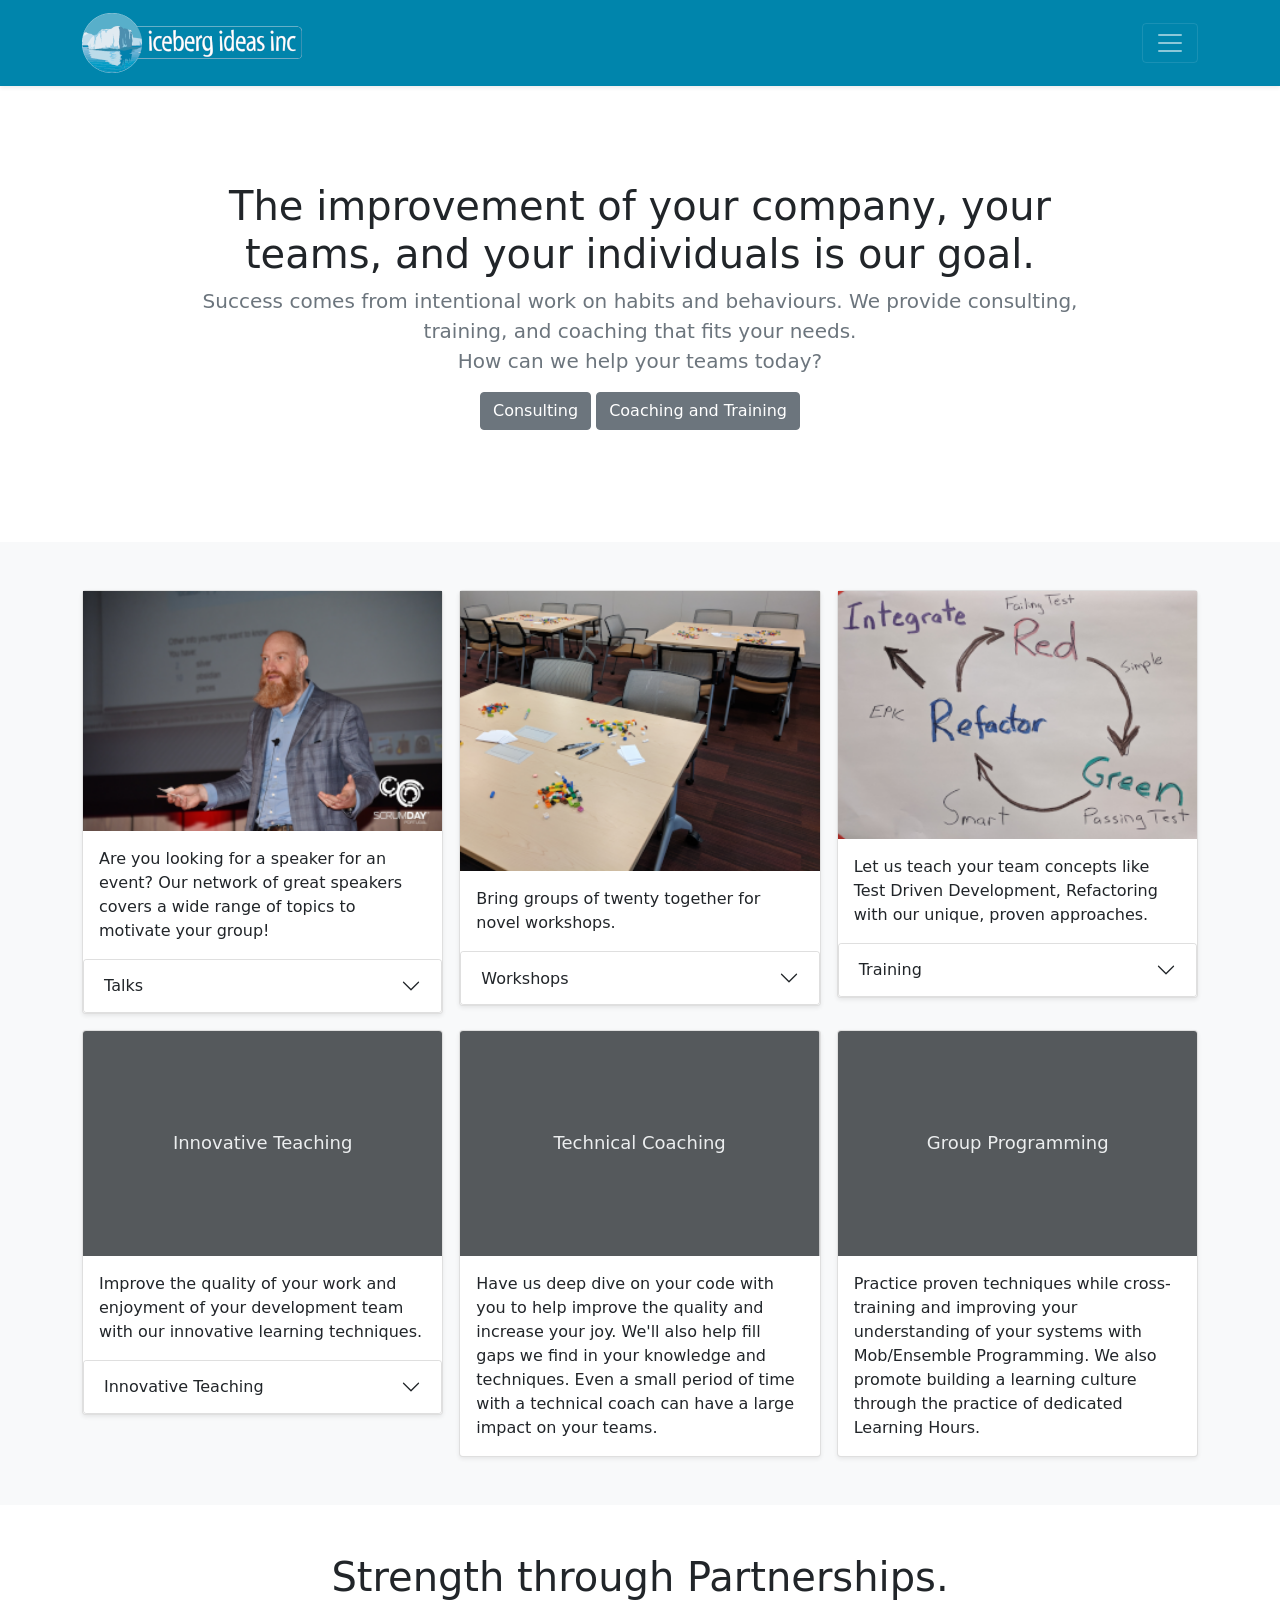
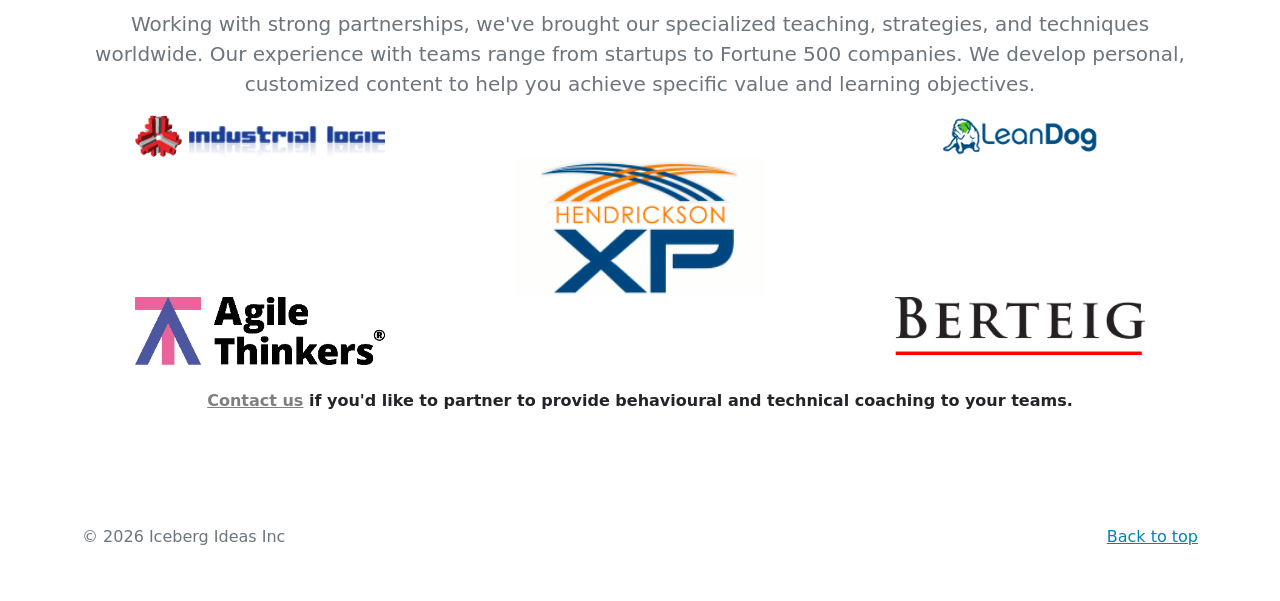
<file: index.html>
<!doctype html>
<html lang="en">
<head>
    <meta charset="utf-8">
    <meta name="viewport" content="width=device-width, initial-scale=1">
    <meta name="description"
          content="This is the Iceberg Ideas corporate website. We help people, teams and companies improve.">
    <title>Iceberg Ideas Inc</title>

    <!-- Bootstrap core CSS -->
    <link href="css/bootstrap.min.css" rel="stylesheet">

    <style>
        .background-lg {
            border: black solid 1px;
        }

        a {
            color: #0085ac;
        }

        .bd-placeholder-img {
            font-size: 1.125rem;
            text-anchor: middle;
            -webkit-user-select: none;
            -moz-user-select: none;
            user-select: none;
        }

        @media (min-width: 768px) {
            .bd-placeholder-img-lg {
                font-size: 3.5rem;
            }
        }
    </style>
</head>
<body>

<header>
    <div class="collapse bg-dark" id="navbarHeader">
        <div class="container">
            <div class="row">
                <div class="col-sm-8 col-md-7 py-4">
                    <h4 class="text-white">About</h4>
                    <p class="text-muted">Iceberg Ideas is on a mission to help you grow and develop your business. We
                        do this through the transformation and improvement of individuals, teams, and organizations. Our
                        goal is to make your organization better. We can help your business be more efficient by
                        simplifying your process, reducing waste, and creating a learning environment to help people
                        thrive.</p>
                </div>
                <div class="col-sm-4 offset-md-1 py-4">
                    <h4 class="text-white">Contact</h4>
                    <ul class="list-unstyled">
                        <li><a href="mailto:info@icebergideas.com" class="text-white">Email us</a></li>
                    </ul>
                </div>
            </div>
        </div>
    </div>
    <div class="navbar navbar-dark shadow-sm" style="background-color: #0085ac">
        <div class="container">
            <a href="#" class="navbar-brand d-flex align-items-center">
                <img src="images/iceberg_ideas_logo.png" alt="Iceberg Ideas logo"/>
            </a>
            <button class="navbar-toggler" type="button" data-bs-toggle="collapse" data-bs-target="#navbarHeader"
                    aria-controls="navbarHeader" aria-expanded="false" aria-label="Toggle navigation">
                <span class="navbar-toggler-icon"></span>
            </button>
        </div>
    </div>
</header>

<main>
    <section class="py-5 text-center container">
        <div class="row py-lg-5">
            <div class="col-lg-10 col-md-10 mx-auto">
                <h1 class="fw-light">The improvement of your company, your teams, and your individuals is our goal.</h1>
                <p class="lead text-muted">Success comes from intentional work on habits and behaviours. We provide
                    consulting, training, and coaching that fits your needs.<br/>How can we help your teams today?</p>
                <p>
                    <button class="btn btn-secondary" type="button" data-bs-toggle="collapse"
                            data-bs-target="#collapseConsulting" aria-expanded="false"
                            aria-controls="collapseConsulting">
                        Consulting
                    </button>
                    <button class="btn btn-secondary" type="button" data-bs-toggle="collapse"
                            data-bs-target="#collapseCoaching" aria-expanded="false" aria-controls="collapseCoaching">
                        Coaching and Training
                    </button>
                </p>
                <div class="collapse" id="collapseConsulting">
                    <div class="card card-body">
                        Iceberg Ideas has been providing IT consulting for over 20 years to companies around the world.
                        We specialize in helping transform and modernize work processes from management through to
                        software development teams.
                    </div>
                </div>
                <div class="collapse" id="collapseCoaching">
                    <div class="card card-body">
                        Iceberg Ideas creates custom training and coaching for the companies it works with. We offer a
                        full spectrum
                        of coaching from behavioral to technical. We can help develop and deliver the impact you are
                        looking for.
                    </div>
                </div>
            </div>
        </div>
    </section>

    <!--TODO: Something about services -->
    <section>
        <div class="album py-5 bg-light">
            <div class="container">

                <div class="row row-cols-1 row-cols-sm-2 row-cols-md-3 g-3">
                    <div class="col">
                        <div class="card shadow-sm">
                            <img src="images/speaking.png" alt="Bryan Beecham speaking on a stage"/>
                            <div class="card-body">
                                <p class="card-text">Are you looking for a speaker for an event? Our network of great
                                    speakers covers a wide range of topics to motivate your group!</p>
                            </div>
                            <div class="accordion">
                                <div class="accordion-item">
                                    <h2 class="accordion-header" id="talks">
                                        <button class="accordion-button collapsed" type="button"
                                                data-bs-toggle="collapse"
                                                data-bs-target="#collapseTalks" aria-expanded="false"
                                                aria-controls="collapseTalks">
                                            Talks
                                        </button>
                                    </h2>
                                    <div id="collapseTalks" class="accordion-collapse collapse"
                                         aria-labelledby="headingOne" data-bs-parent="#accordionExample">
                                        <div class="accordion-body">
                                            Agile Testing Days
                                            - <a href="https://www.youtube.com/watch?v=TAoQv4s5nn4">The Human Refactor
                                            Experiment</a><br/>
                                            deliver:Agile - <a
                                                href="https://www.agilealliance.org/resources/videos/epic-refactoring-applying-the-epic-continuous-improvement-cycle/">EPIC
                                            Improvement Cycle</a><br/>
                                            AgileTO - <a href="https://www.youtube.com/watch?v=Ox8ZCySgHVY">XP Values,
                                            Principles, and Practices</a>
                                        </div>
                                    </div>
                                </div>
                            </div>


                            <!--                        Podcast-->
                            <!--                        https://www.youtube.com/watch?v=k6t4t2nZpK4-->

                        </div>

                    </div>
                    <div class="col">
                        <div class="card shadow-sm">
                            <img src="images/lego_group.png" alt="Tables setup with groups of chairs">
                            <div class="card-body">
                                <p class="card-text">Bring groups of twenty together for novel workshops.</p>
                            </div>
                            <div class="accordion">
                                <div class="accordion-item">
                                    <h2 class="accordion-header" id="workshops">
                                        <button class="accordion-button collapsed" type="button"
                                                data-bs-toggle="collapse"
                                                data-bs-target="#collapseWorkshop" aria-expanded="false"
                                                aria-controls="collapseWorkshop">Workshops
                                        </button>
                                    </h2>
                                    <div id="collapseWorkshop" class="accordion-collapse collapse"
                                         aria-labelledby="headingOne" data-bs-parent="#accordionExample">
                                        <div class="accordion-body">SDEC13 - <a
                                                href="https://www.infoq.com/presentations/tdd-lego/">TDD
                                            LEGO</a>
                                        </div>
                                    </div>
                                </div>
                            </div>
                        </div>
                    </div>

                    <div class="col">
                        <div class="card shadow-sm">
                            <img src="images/tdd_cycle.png" alt="Test Driven Development (TDD) hand drawn chart"/>
                            <div class="card-body">
                                <p class="card-text">Let us teach your team concepts like Test Driven Development,
                                    Refactoring with our unique, proven approaches.</p>
                            </div>
                            <div class="accordion">
                                <div class="accordion-item">
                                    <h2 class="accordion-header" id="training">
                                        <button class="accordion-button collapsed" type="button"
                                                data-bs-toggle="collapse"
                                                data-bs-target="#collapseTraining" aria-expanded="false"
                                                aria-controls="collapseTraining">
                                            Training
                                        </button>
                                    </h2>
                                    <div id="collapseTraining" class="accordion-collapse collapse"
                                         aria-labelledby="headingOne" data-bs-parent="#accordionExample">
                                        <div class="accordion-body">
                                            LiveLessons -
                                            <a href="https://www.youtube.com/watch?v=uq0qX6aOYO8">TDD, Refactoring and
                                                Pair Programming</a><br/>
                                        </div>
                                    </div>
                                </div>
                            </div>
                        </div>
                    </div>
                    <div class="col">
                        <div class="card shadow-sm">
                            <svg class="bd-placeholder-img card-img-top" width="100%" height="225"
                                 xmlns="http://www.w3.org/2000/svg" role="img" aria-label="Placeholder: Thumbnail"
                                 preserveAspectRatio="xMidYMid slice" focusable="false"><title>Innovative
                                Teaching</title>
                                <rect width="100%" height="100%" fill="#55595c"/>
                                <text x="50%" y="50%" fill="#eceeef" dy=".3em">Innovative Teaching</text>
                            </svg>

                            <div class="card-body">
                                <p class="card-text">Improve the quality of your work and enjoyment of your development
                                    team with our innovative learning techniques.</p>
                            </div>
                            <div class="accordion">
                                <div class="accordion-item">
                                    <h2 class="accordion-header" id="xp">
                                        <button class="accordion-button collapsed" type="button"
                                                data-bs-toggle="collapse"
                                                data-bs-target="#collapseXP" aria-expanded="false"
                                                aria-controls="collapseXP">
                                            Innovative Teaching
                                        </button>
                                    </h2>
                                    <div id="collapseXP" class="accordion-collapse collapse"
                                         aria-labelledby="headingOne" data-bs-parent="#accordionExample">
                                        <div class="accordion-body">
                                            InfoQ - <a href="https://www.infoq.com/interviews/beecham-xp-not-dead/">XP,
                                            TDD, Refactoring</a>
                                        </div>
                                    </div>
                                </div>
                            </div>
                        </div>
                    </div>

                    <div class="col">
                        <div class="card shadow-sm">
                            <svg class="bd-placeholder-img card-img-top" width="100%" height="225"
                                 xmlns="http://www.w3.org/2000/svg" role="img" aria-label="Placeholder: Thumbnail"
                                 preserveAspectRatio="xMidYMid slice" focusable="false"><title>Technical
                                Coaching</title>
                                <rect width="100%" height="100%" fill="#55595c"/>
                                <text x="50%" y="50%" fill="#eceeef" dy=".3em">Technical Coaching</text>
                            </svg>

                            <div class="card-body">
                                <p class="card-text">Have us deep dive on your code with you to help improve the
                                    quality and increase your joy. We'll also help fill gaps we find in your knowledge
                                    and techniques. Even a small period of time with a technical coach can have a large
                                    impact on your teams.</p>
                            </div>
                        </div>
                    </div>
                    <div class="col">
                        <div class="card shadow-sm">
                            <svg class="bd-placeholder-img card-img-top" width="100%" height="225"
                                 xmlns="http://www.w3.org/2000/svg" role="img" aria-label="Placeholder: Thumbnail"
                                 preserveAspectRatio="xMidYMid slice" focusable="false"><title>Group Programming</title>
                                <rect width="100%" height="100%" fill="#55595c"/>
                                <text x="50%" y="50%" fill="#eceeef" dy=".3em">Group Programming</text>
                            </svg>

                            <div class="card-body">
                                <p class="card-text">Practice proven techniques while cross-training and improving your
                                    understanding of your systems with Mob/Ensemble Programming. We also promote
                                    building a learning culture through the practice of dedicated Learning Hours.</p>
                            </div>
                        </div>
                    </div>

                </div>
            </div>
        </div>
    </section>
    <section class="py-5 text-center container">
        <h1 class="fw-light">Strength through Partnerships.</h1>
        <p class="lead text-muted">Working with strong partnerships, we've brought our specialized teaching,
            strategies, and techniques worldwide. Our experience with teams range from startups to Fortune 500
            companies. We develop personal, customized content to help you achieve specific value and learning
            objectives.</p>


        <div class="row">
            <div class="col-sm-4"><a href="https://www.industriallogic.com"><img class="partner"
                                                                                 src="images/partners/industrial_logic.png"
                                                                                 alt="Industrial Logic logo"
                                                                                 width="250"></a>
            </div>
            <div class="col-sm-4"></div>
            <div class="col-sm-4"><a href="https://www.leandog.com"><img class="partner"
                                                                         src="images/partners/lean_dog.png"
                                                                         alt="Lean Dog logo"></a>
            </div>
        </div>
        <div class="row">
            <div class="col-sm-12"><a href="https://www.hendricksonxp.com"><img class="partner"
                                                                                src="images/partners/hendrickson_xp.png"
                                                                                alt="Hendrickson XP logo"
                                                                                width="250"></a>
            </div>
        </div>
        <div class="row">
            <div class="col-sm-4"><a href="https://www.theagilethinkers.com"><img class="partner"
                                                                                  src="images/partners/the_agile_thinkers.png"
                                                                                  alt="Agile Thinkers logo"
                                                                                  width="250"></a>
            </div>
            <div class="col-sm-4"></div>
            <div class="col-sm-4"><a href="https://www.berteig.com"><img class="partner"
                                                                         src="images/partners/berteig.png"
                                                                         alt="Berteig Consulting logo"
                                                                         width="250"></a></div>
        </div>
        <br/>
        <p><strong><a href="mailto:info@icebergideas.com" class="text-black-50">Contact us</a> if you'd like to partner
            to provide behavioural and technical coaching to your teams.</strong></p>
    </section>
</main>

<footer class="text-muted py-5">
    <div class="container">
        <p class="float-end mb-1">
            <a href="#">Back to top</a>
        </p>
        <p class="mb-1">&copy; 2026 Iceberg Ideas Inc</p>
    </div>
</footer>


<script src="js/bootstrap.bundle.min.js"></script>


</body>
</html>
</file>
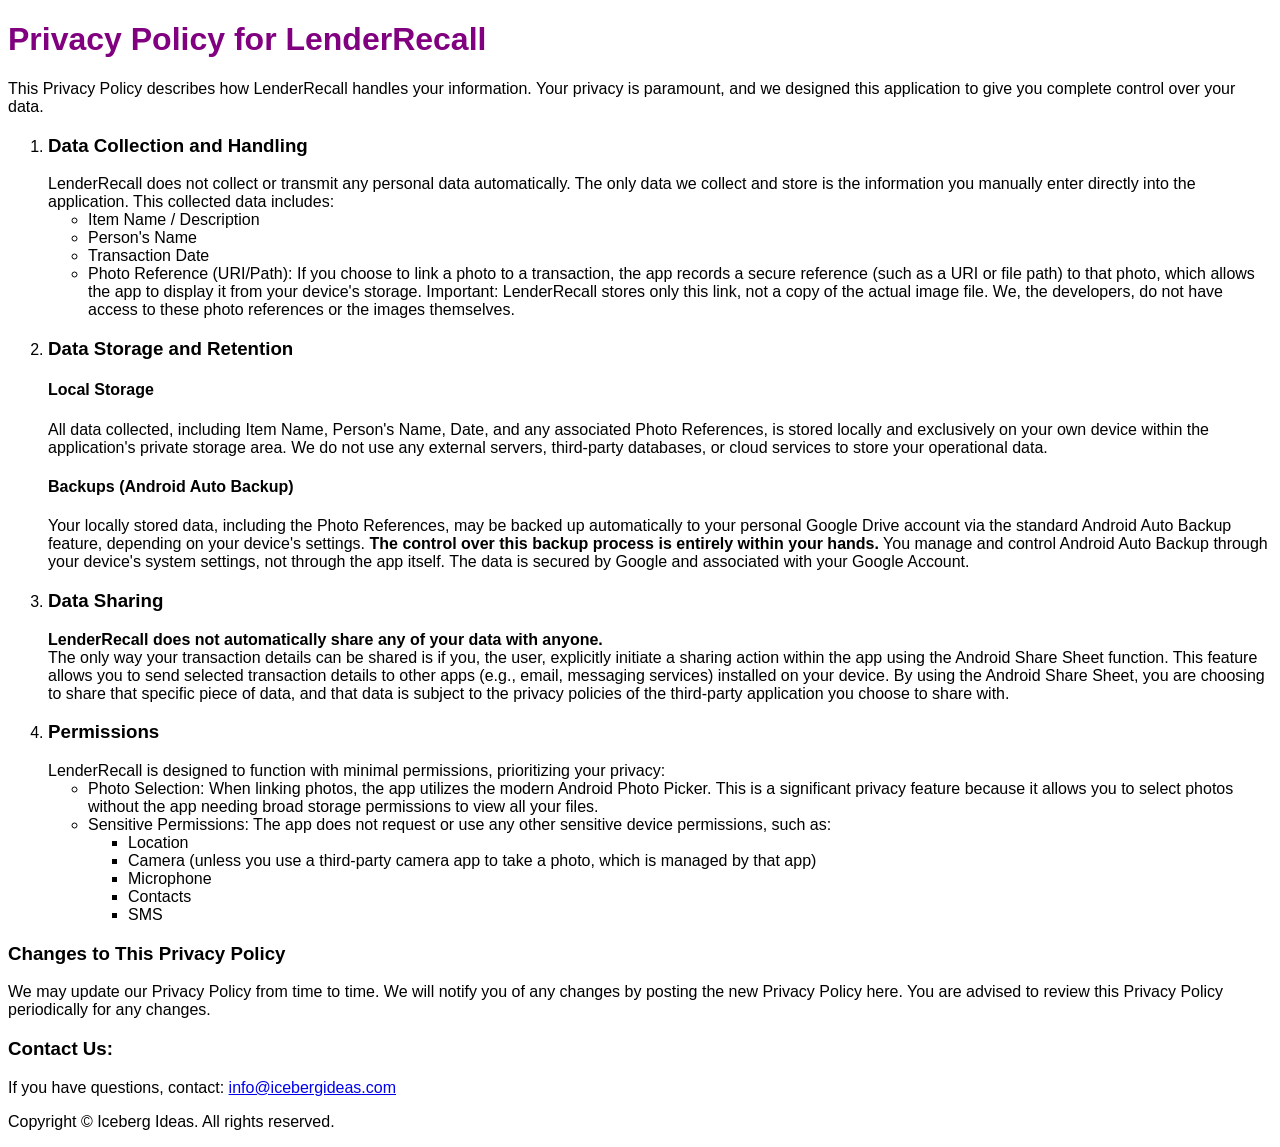
<file: policies/lender_recall_android.html>
<!DOCTYPE html>
<html lang="en">
<head>
    <meta charset="UTF-8">
    <title>LenderRecall Privacy Policy</title>
</head>
<style>
    body {
        font-family: "Arial", "Helvetica", serif;
    }

    h1 {
        font-family: "Arial", sans-serif;
        color: purple;
    }
</style>
<body>
<h1>Privacy Policy for LenderRecall</h1>
This Privacy Policy describes how LenderRecall handles your information. Your privacy is paramount, and we designed this
application to give you complete control over your data.
<ol>
    <li><h3>Data Collection and Handling</h3>
        LenderRecall does not collect or transmit any personal data automatically.
        The only data we collect and store is the information you manually enter directly into the application. This
        collected data includes:
        <ul>
            <li>Item Name / Description</li>
            <li>Person's Name</li>
            <li>Transaction Date</li>
            <li>Photo Reference (URI/Path): If you choose to link a photo to a transaction, the app records a secure
                reference
                (such as a URI or file path) to that photo, which allows the app to display it from your device's
                storage.
                Important: LenderRecall stores only this link, not a copy of the actual image file. We, the developers,
                do not have access to these photo references or the images themselves.
            </li>
        </ul>
    </li>
    <li><h3>Data Storage and Retention</h3>
        <h4>Local Storage</h4>
        All data collected, including Item Name, Person's Name, Date, and any associated Photo References, is stored
        locally and exclusively on your own device within the application's private storage area. We do not use any
        external
        servers, third-party databases, or cloud services to store your operational data.
        <h4>Backups (Android Auto Backup)</h4>
        Your locally stored data, including the Photo References, may be backed up automatically to your personal Google
        Drive account via the standard Android Auto Backup feature, depending on your device's settings.
        <b>The control over this backup process is entirely within your hands.</b> You manage and control Android Auto
        Backup
        through your device's system settings, not through the app itself. The data is secured by Google and associated
        with your Google Account.
    </li>
    <li><h3>Data Sharing</h3>
        <b>LenderRecall does not automatically share any of your data with anyone.</b></br>
        The only way your transaction details can be shared is if you, the user, explicitly initiate a sharing action
        within the app using the Android Share Sheet function. This feature allows you to send selected transaction
        details to
        other apps (e.g., email, messaging services) installed on your device.
        By using the Android Share Sheet, you are choosing to share that specific piece of data, and that data is
        subject to the privacy policies of the third-party application you choose to share with.
    </li>
    <li><h3>Permissions</h3>
        LenderRecall is designed to function with minimal permissions, prioritizing your privacy:
        <ul>
            <li>Photo Selection: When linking photos, the app utilizes the modern Android Photo Picker. This is a
                significant
                privacy feature because it allows you to select photos without the app needing broad storage permissions
                to view
                all your files.
            </li>
            <li>Sensitive Permissions: The app does not request or use any other sensitive device permissions, such
                as:
            </li>
            <ul>
                <li>Location</li>
                <li>Camera (unless you use a third-party camera app to take a photo, which is managed by that app)</li>
                <li>Microphone</li>
                <li>Contacts</li>
                <li>SMS</li>
            </ul>
        </ul>
    </li>
</ol>
<h3>Changes to This Privacy Policy</h3>
We may update our Privacy Policy from time to time. We will notify you of any changes by posting the new Privacy Policy
here. You are advised to review this Privacy Policy periodically for any changes.
<h3>Contact Us:</h3>
    <p>If you have questions, contact: <a href="mailto:info@icebergideas.com">info@icebergideas.com</a></p>
<footer>
    <p>Copyright © Iceberg Ideas. All rights reserved.</p>
</footer>
</body>
</html>
</file>
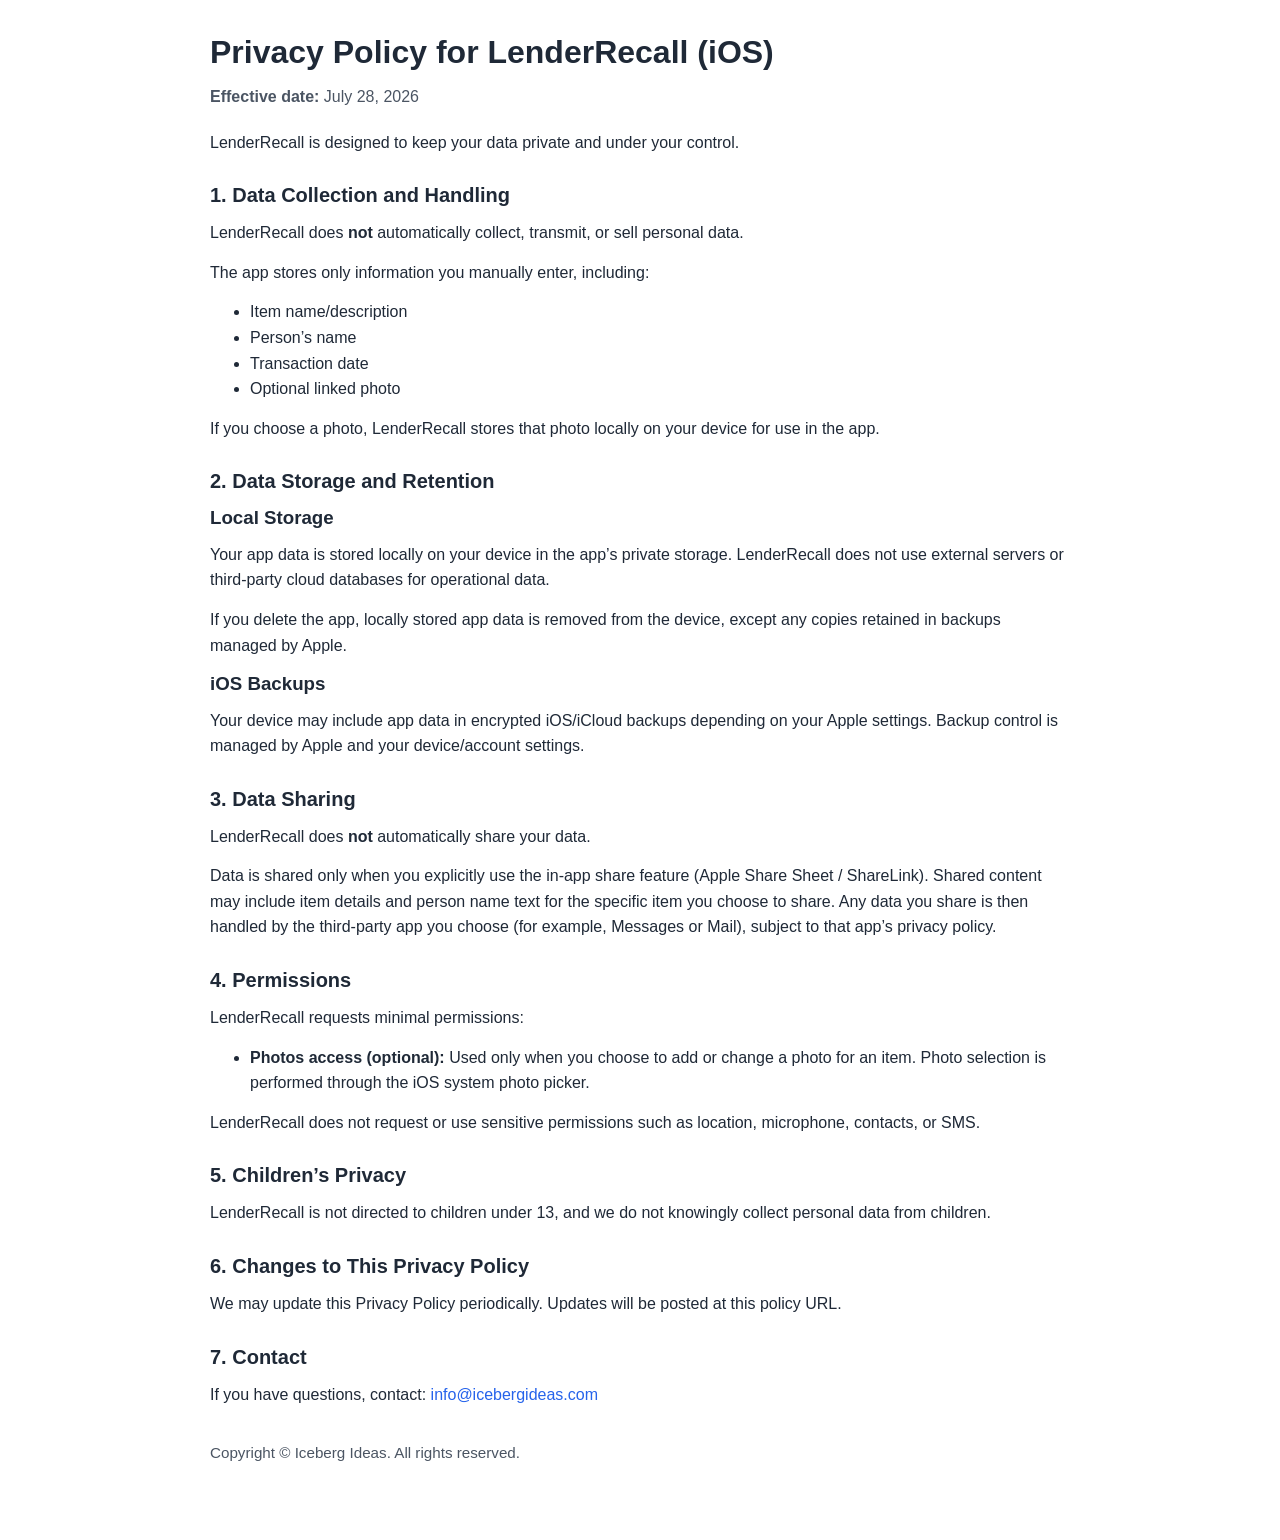
<file: policies/lender_recall_ios.html>
<!doctype html>
<html lang="en">
<head>
  <meta charset="utf-8" />
  <meta name="viewport" content="width=device-width,initial-scale=1" />
  <title>Privacy Policy for LenderRecall (iOS)</title>
  <style>
    :root { --text:#1f2937; --muted:#4b5563; --bg:#ffffff; --card:#f9fafb; --accent:#2563eb; }
    body { margin:0; font-family:-apple-system,BlinkMacSystemFont,"Segoe UI",Roboto,Helvetica,Arial,sans-serif; color:var(--text); background:var(--bg); line-height:1.6; }
    .wrap { max-width:860px; margin:0 auto; padding:32px 20px 60px; }
    h1,h2,h3 { line-height:1.25; margin:0 0 12px; }
    h1 { font-size:2rem; }
    h2 { margin-top:28px; font-size:1.25rem; }
    p, ul { margin:0 0 14px; }
    .meta { color:var(--muted); margin-bottom:20px; }
    .card { background:var(--card); border-radius:12px; padding:14px 16px; }
    a { color:var(--accent); text-decoration:none; }
    a:hover { text-decoration:underline; }
    footer { margin-top:34px; color:var(--muted); font-size:.95rem; }
  </style>
</head>
<body>
  <main class="wrap">
    <h1>Privacy Policy for LenderRecall (iOS)</h1>
    <p class="meta"><strong>Effective date:</strong> July 28, 2026</p>
    <p>LenderRecall is designed to keep your data private and under your control.</p>

    <h2>1. Data Collection and Handling</h2>
    <p>LenderRecall does <strong>not</strong> automatically collect, transmit, or sell personal data.</p>
    <p>The app stores only information you manually enter, including:</p>
    <ul>
      <li>Item name/description</li>
      <li>Person’s name</li>
      <li>Transaction date</li>
      <li>Optional linked photo</li>
    </ul>
    <p>If you choose a photo, LenderRecall stores that photo locally on your device for use in the app.</p>

    <h2>2. Data Storage and Retention</h2>
    <h3>Local Storage</h3>
    <p>Your app data is stored locally on your device in the app’s private storage. LenderRecall does not use external servers or third-party cloud databases for operational data.</p>
    <p>If you delete the app, locally stored app data is removed from the device, except any copies retained in backups managed by Apple.</p>

    <h3>iOS Backups</h3>
    <p>Your device may include app data in encrypted iOS/iCloud backups depending on your Apple settings. Backup control is managed by Apple and your device/account settings.</p>

    <h2>3. Data Sharing</h2>
    <p>LenderRecall does <strong>not</strong> automatically share your data.</p>
    <p>Data is shared only when you explicitly use the in-app share feature (Apple Share Sheet / ShareLink). Shared content may include item details and person name text for the specific item you choose to share. Any data you share is then handled by the third-party app you choose (for example, Messages or Mail), subject to that app’s privacy policy.</p>

    <h2>4. Permissions</h2>
    <p>LenderRecall requests minimal permissions:</p>
    <ul>
      <li><strong>Photos access (optional):</strong> Used only when you choose to add or change a photo for an item. Photo selection is performed through the iOS system photo picker.</li>
    </ul>
    <p>LenderRecall does not request or use sensitive permissions such as location, microphone, contacts, or SMS.</p>

    <h2>5. Children’s Privacy</h2>
    <p>LenderRecall is not directed to children under 13, and we do not knowingly collect personal data from children.</p>

    <h2>6. Changes to This Privacy Policy</h2>
    <p>We may update this Privacy Policy periodically. Updates will be posted at this policy URL.</p>

    <h2>7. Contact</h2>
    <p>If you have questions, contact: <a href="mailto:info@icebergideas.com">info@icebergideas.com</a></p>

    <footer>
      <p>Copyright © Iceberg Ideas. All rights reserved.</p>
    </footer>
  </main>
</body>
</html>
</file>
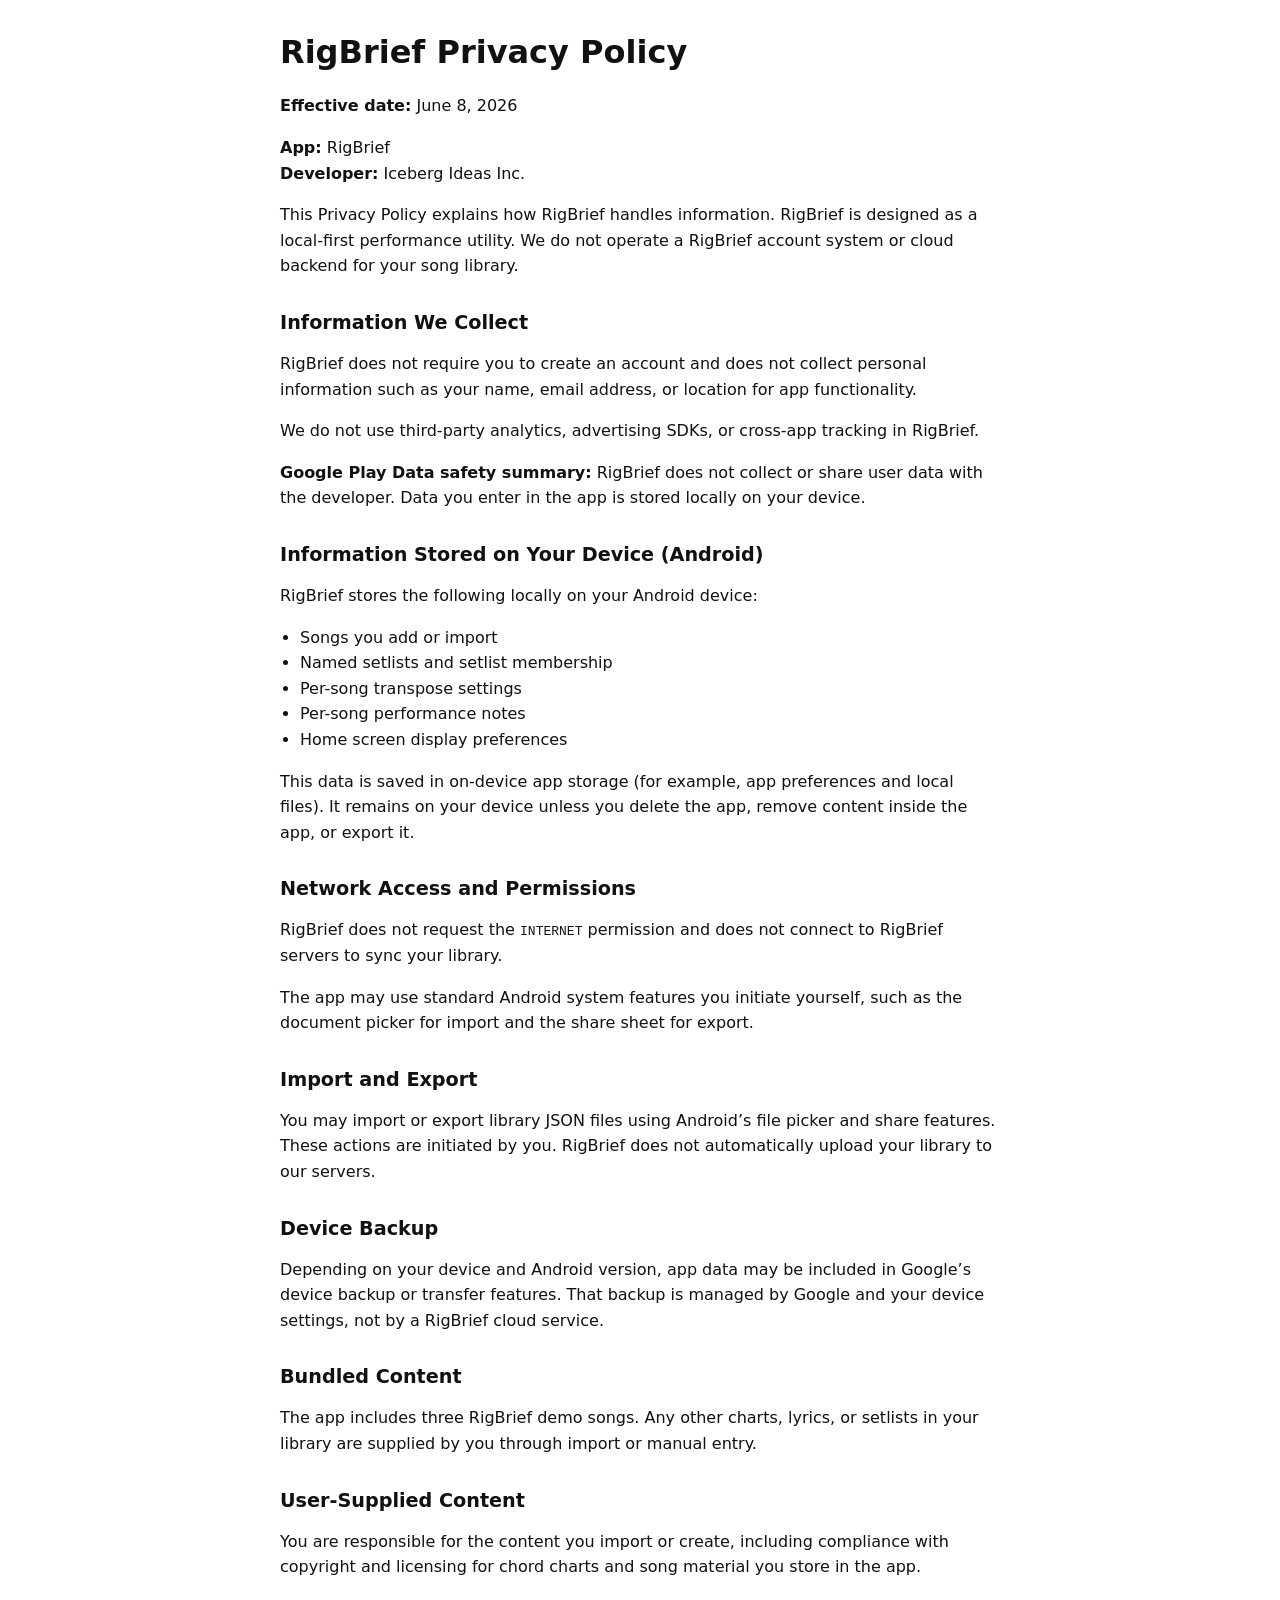
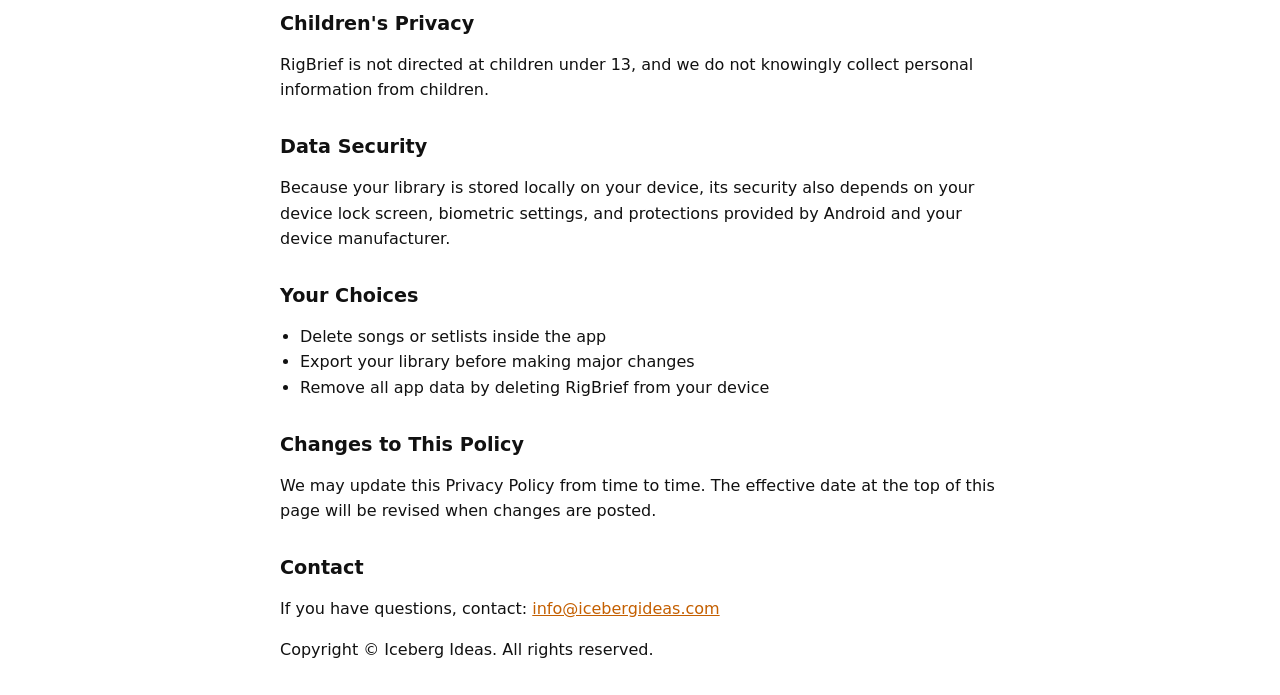
<file: policies/rigbrief_android.html>
<!DOCTYPE html>
<html lang="en">
<head>
    <meta charset="utf-8">
    <meta name="viewport" content="width=device-width, initial-scale=1">
    <title>RigBrief Privacy Policy</title>
    <style>
        body {
            font-family: Roboto, "Noto Sans", system-ui, -apple-system, "Segoe UI", sans-serif;
            line-height: 1.6;
            color: #111;
            max-width: 720px;
            margin: 2rem auto;
            padding: 0 1.25rem;
        }

        h1, h2 {
            line-height: 1.25;
        }

        h2 {
            margin-top: 2rem;
            font-size: 1.2rem;
        }

        a {
            color: #c45f00;
        }

        ul {
            padding-left: 1.25rem;
        }
    </style>
</head>
<body>
<h1>RigBrief Privacy Policy</h1>
<p><strong>Effective date:</strong> June 8, 2026</p>
<p><strong>App:</strong> RigBrief<br>
    <strong>Developer:</strong> Iceberg Ideas Inc.</p>

<p>This Privacy Policy explains how RigBrief handles information. RigBrief is designed as a local-first performance
    utility. We do not operate a RigBrief account system or cloud backend for your song library.</p>

<h2>Information We Collect</h2>
<p>RigBrief does not require you to create an account and does not collect personal information such as your name, email
    address, or location for app functionality.</p>
<p>We do not use third-party analytics, advertising SDKs, or cross-app tracking in RigBrief.</p>
<p>
  <strong>Google Play Data safety summary:</strong> RigBrief does not collect or share
  user data with the developer. Data you enter in the app is stored locally on your device.
</p>

<h2>Information Stored on Your Device (Android)</h2>
<p>RigBrief stores the following locally on your Android device:</p>
<ul>
  <li>Songs you add or import</li>
  <li>Named setlists and setlist membership</li>
  <li>Per-song transpose settings</li>
  <li>Per-song performance notes</li>
  <li>Home screen display preferences</li>
</ul>
<p>
  This data is saved in on-device app storage (for example, app preferences and local files).
  It remains on your device unless you delete the app, remove content inside the app, or export it.
</p>
<h2>Network Access and Permissions</h2>
<p>
  RigBrief does not request the <code>INTERNET</code> permission and does not connect to
  RigBrief servers to sync your library.
</p>
<p>
  The app may use standard Android system features you initiate yourself, such as the
  document picker for import and the share sheet for export.
</p>

<h2>Import and Export</h2>
<p>
  You may import or export library JSON files using Android’s file picker and share features.
  These actions are initiated by you. RigBrief does not automatically upload your library
  to our servers.
</p>
<h2>Device Backup</h2>
<p>
  Depending on your device and Android version, app data may be included in Google’s
  device backup or transfer features. That backup is managed by Google and your device
  settings, not by a RigBrief cloud service.
</p>

<h2>Bundled Content</h2>
<p>
    The app includes three RigBrief demo songs. Any other charts, lyrics, or setlists in
    your library are supplied by you through import or manual entry.
</p>

<h2>User-Supplied Content</h2>
<p>You are responsible for the content you import or create, including compliance with copyright and licensing for chord
    charts and song material you store in the app.</p>

<h2>Children's Privacy</h2>
<p>RigBrief is not directed at children under 13, and we do not knowingly collect personal information from
    children.</p>

<h2>Data Security</h2>
<p>Because your library is stored locally on your device, its security also depends on your device lock screen,
    biometric settings, and protections provided by Android and your device manufacturer.</p>

<h2>Your Choices</h2>
<ul>
    <li>Delete songs or setlists inside the app</li>
    <li>Export your library before making major changes</li>
    <li>Remove all app data by deleting RigBrief from your device</li>
</ul>

<h2>Changes to This Policy</h2>
<p>We may update this Privacy Policy from time to time. The effective date at the top of this page will be revised when
    changes are posted.</p>

<h2>Contact</h2>
<p>If you have questions, contact: <a href="mailto:info@icebergideas.com">info@icebergideas.com</a></p>
<footer>
    <p>Copyright © Iceberg Ideas. All rights reserved.</p>
</footer>
</body>
</html>
</file>
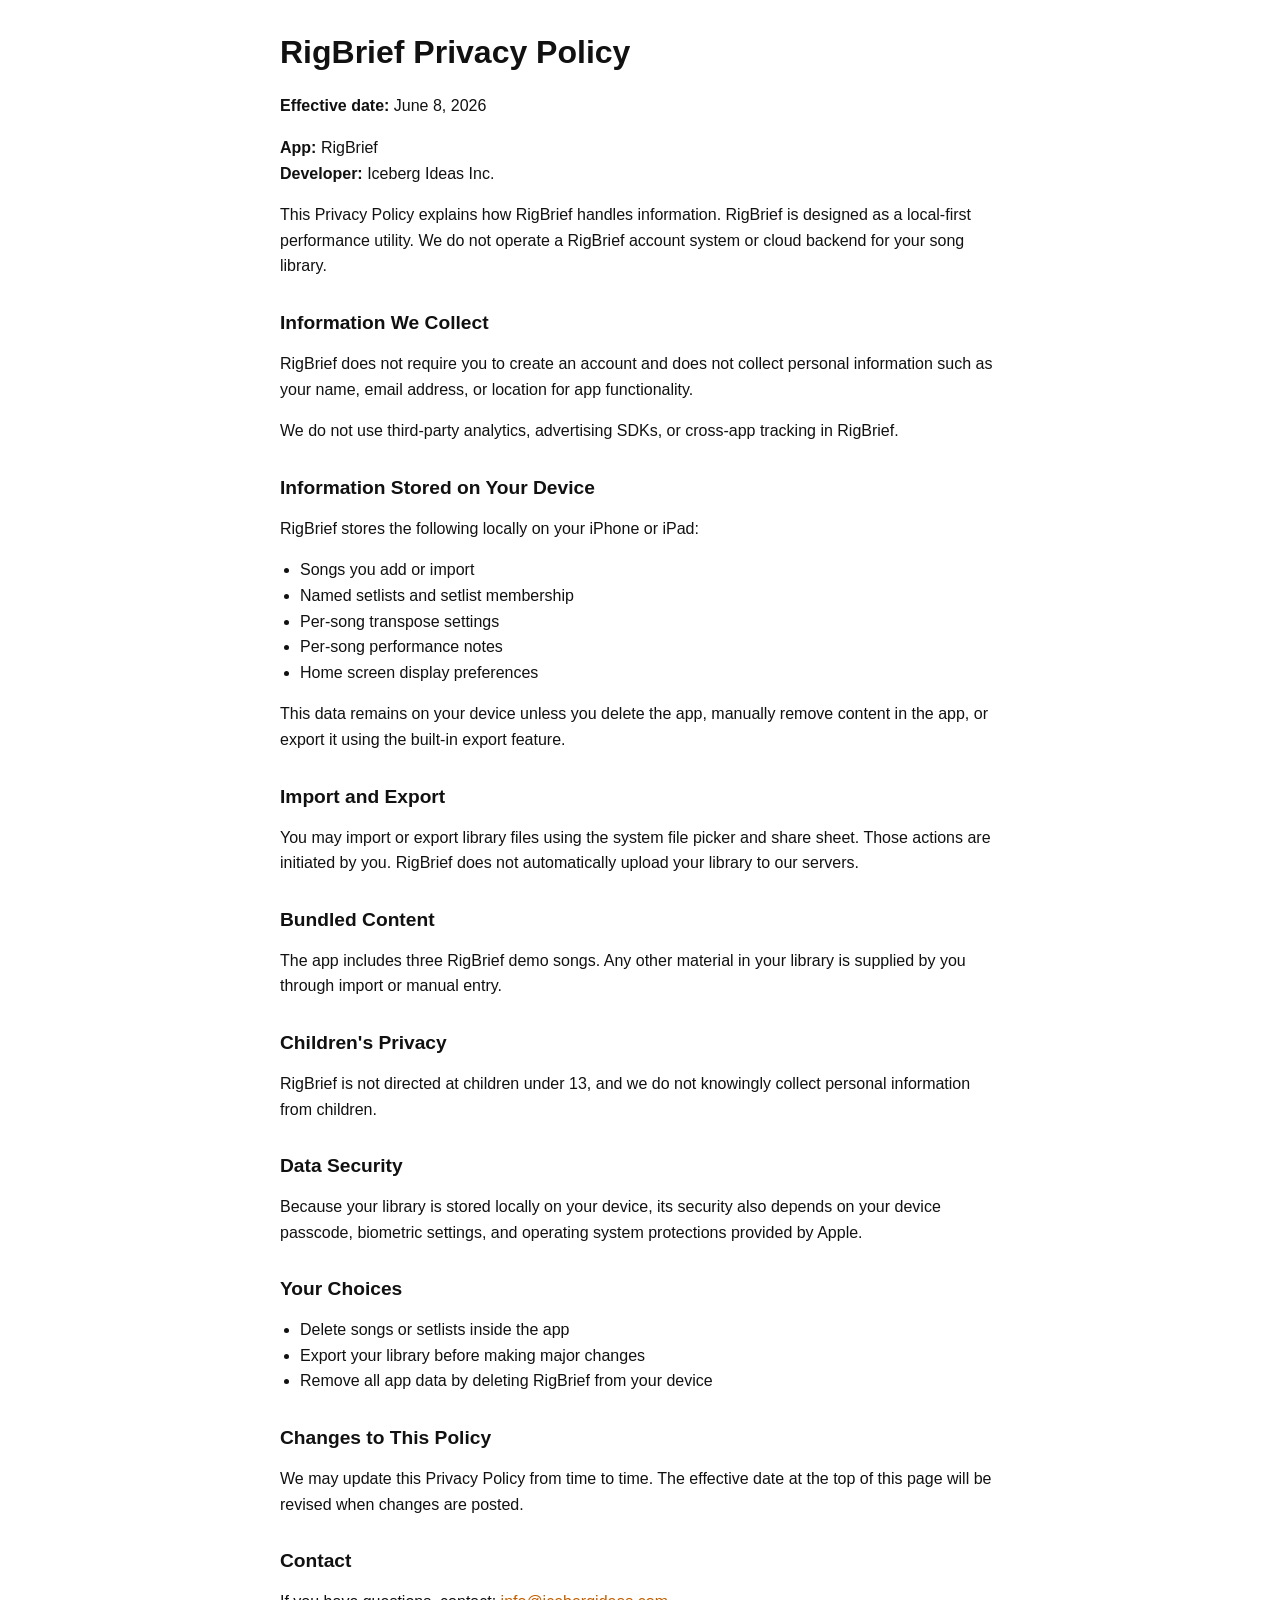
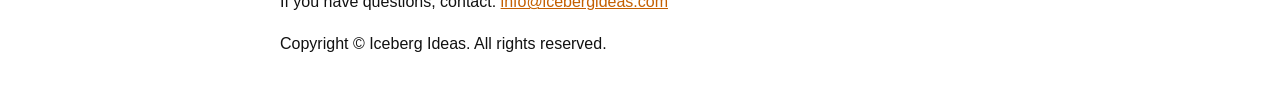
<file: policies/rigbrief_ios.html>
<!DOCTYPE html>
<html lang="en">
<head>
  <meta charset="utf-8">
  <meta name="viewport" content="width=device-width, initial-scale=1">
  <title>RigBrief Privacy Policy</title>
  <style>
    body { font-family: -apple-system, BlinkMacSystemFont, "Segoe UI", sans-serif; line-height: 1.6; color: #111; max-width: 720px; margin: 2rem auto; padding: 0 1.25rem; }
    h1, h2 { line-height: 1.25; }
    h2 { margin-top: 2rem; font-size: 1.2rem; }
    a { color: #c45f00; }
    ul { padding-left: 1.25rem; }
  </style>
</head>
<body>
  <h1>RigBrief Privacy Policy</h1>
  <p><strong>Effective date:</strong> June 8, 2026</p>
  <p><strong>App:</strong> RigBrief<br>
  <strong>Developer:</strong> Iceberg Ideas Inc.</p>

  <p>This Privacy Policy explains how RigBrief handles information. RigBrief is designed as a local-first performance utility. We do not operate a RigBrief account system or cloud backend for your song library.</p>

  <h2>Information We Collect</h2>
  <p>RigBrief does not require you to create an account and does not collect personal information such as your name, email address, or location for app functionality.</p>
  <p>We do not use third-party analytics, advertising SDKs, or cross-app tracking in RigBrief.</p>

  <h2>Information Stored on Your Device</h2>
  <p>RigBrief stores the following locally on your iPhone or iPad:</p>
  <ul>
    <li>Songs you add or import</li>
    <li>Named setlists and setlist membership</li>
    <li>Per-song transpose settings</li>
    <li>Per-song performance notes</li>
    <li>Home screen display preferences</li>
  </ul>
  <p>This data remains on your device unless you delete the app, manually remove content in the app, or export it using the built-in export feature.</p>

  <h2>Import and Export</h2>
  <p>You may import or export library files using the system file picker and share sheet. Those actions are initiated by you. RigBrief does not automatically upload your library to our servers.</p>

  <h2>Bundled Content</h2>
  <p>The app includes three RigBrief demo songs. Any other material in your library is supplied by you through import or manual entry.</p>

  <h2>Children's Privacy</h2>
  <p>RigBrief is not directed at children under 13, and we do not knowingly collect personal information from children.</p>

  <h2>Data Security</h2>
  <p>Because your library is stored locally on your device, its security also depends on your device passcode, biometric settings, and operating system protections provided by Apple.</p>

  <h2>Your Choices</h2>
  <ul>
    <li>Delete songs or setlists inside the app</li>
    <li>Export your library before making major changes</li>
    <li>Remove all app data by deleting RigBrief from your device</li>
  </ul>

  <h2>Changes to This Policy</h2>
  <p>We may update this Privacy Policy from time to time. The effective date at the top of this page will be revised when changes are posted.</p>

  <h2>Contact</h2>
    <p>If you have questions, contact: <a href="mailto:info@icebergideas.com">info@icebergideas.com</a></p>
    <footer>
      <p>Copyright © Iceberg Ideas. All rights reserved.</p>
    </footer></body>
</html>
</file>
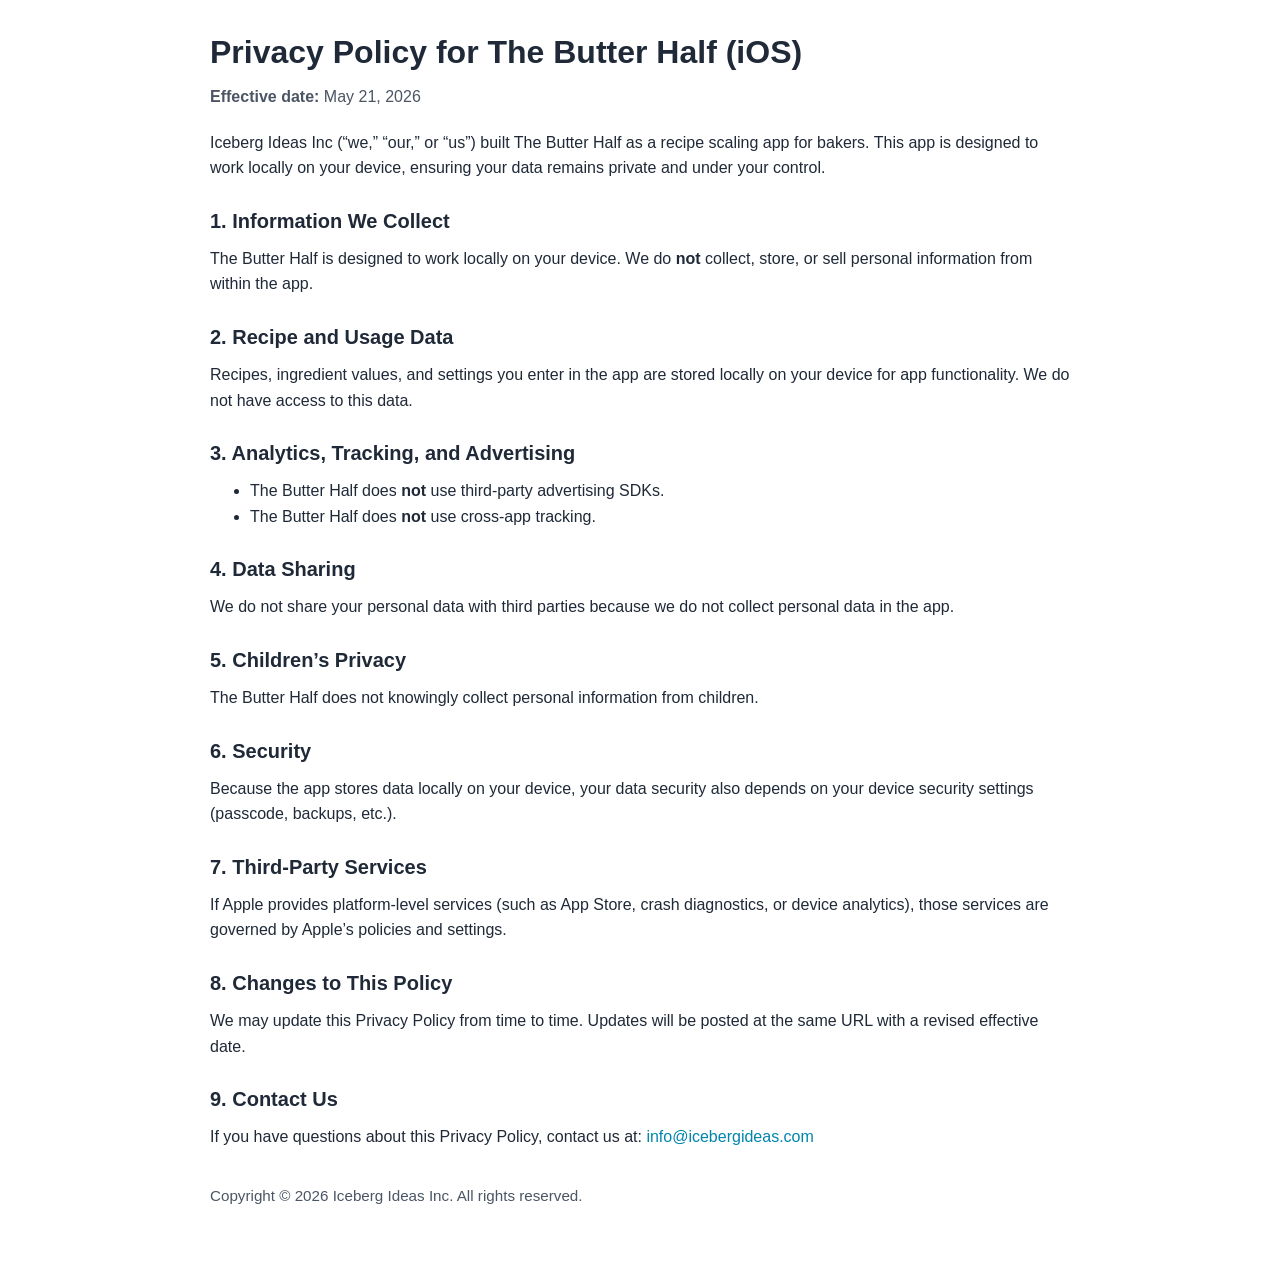
<file: policies/the_butter_half_ios.html>
<!doctype html>
<html lang="en">
<head>
  <meta charset="utf-8" />
  <meta name="viewport" content="width=device-width,initial-scale=1" />
  <title>Privacy Policy for The Butter Half (iOS)</title>
  <style>
    :root { --text:#1f2937; --muted:#4b5563; --bg:#ffffff; --card:#f9fafb; --accent:#0085ac; }
    body { margin:0; font-family:-apple-system,BlinkMacSystemFont,"Segoe UI",Roboto,Helvetica,Arial,sans-serif; color:var(--text); background:var(--bg); line-height:1.6; }
    .wrap { max-width:860px; margin:0 auto; padding:32px 20px 60px; }
    h1,h2,h3 { line-height:1.25; margin:0 0 12px; }
    h1 { font-size:2rem; }
    h2 { margin-top:28px; font-size:1.25rem; }
    p, ul { margin:0 0 14px; }
    .meta { color:var(--muted); margin-bottom:20px; }
    .card { background:var(--card); border-radius:12px; padding:14px 16px; }
    a { color:var(--accent); text-decoration:none; }
    a:hover { text-decoration:underline; }
    footer { margin-top:34px; color:var(--muted); font-size:.95rem; }
  </style>
</head>
<body>
  <main class="wrap">
    <h1>Privacy Policy for The Butter Half (iOS)</h1>
    <p class="meta"><strong>Effective date:</strong> May 21, 2026</p>
    
    <p>Iceberg Ideas Inc (“we,” “our,” or “us”) built The Butter Half as a recipe scaling app for bakers. This app is designed to work locally on your device, ensuring your data remains private and under your control.</p>

    <h2>1. Information We Collect</h2>
    <p>The Butter Half is designed to work locally on your device. We do <strong>not</strong> collect, store, or sell personal information from within the app.</p>

    <h2>2. Recipe and Usage Data</h2>
    <p>Recipes, ingredient values, and settings you enter in the app are stored locally on your device for app functionality. We do not have access to this data.</p>

    <h2>3. Analytics, Tracking, and Advertising</h2>
    <ul>
      <li>The Butter Half does <strong>not</strong> use third-party advertising SDKs.</li>
      <li>The Butter Half does <strong>not</strong> use cross-app tracking.</li>
    </ul>

    <h2>4. Data Sharing</h2>
    <p>We do not share your personal data with third parties because we do not collect personal data in the app.</p>

    <h2>5. Children’s Privacy</h2>
    <p>The Butter Half does not knowingly collect personal information from children.</p>

    <h2>6. Security</h2>
    <p>Because the app stores data locally on your device, your data security also depends on your device security settings (passcode, backups, etc.).</p>

    <h2>7. Third-Party Services</h2>
    <p>If Apple provides platform-level services (such as App Store, crash diagnostics, or device analytics), those services are governed by Apple’s policies and settings.</p>

    <h2>8. Changes to This Policy</h2>
    <p>We may update this Privacy Policy from time to time. Updates will be posted at the same URL with a revised effective date.</p>

    <h2>9. Contact Us</h2>
    <p>If you have questions about this Privacy Policy, contact us at: <a href="mailto:info@icebergideas.com">info@icebergideas.com</a></p>

    <footer>
      <p>Copyright © 2026 Iceberg Ideas Inc. All rights reserved.</p>
    </footer>
  </main>
</body>
</html>
</file>
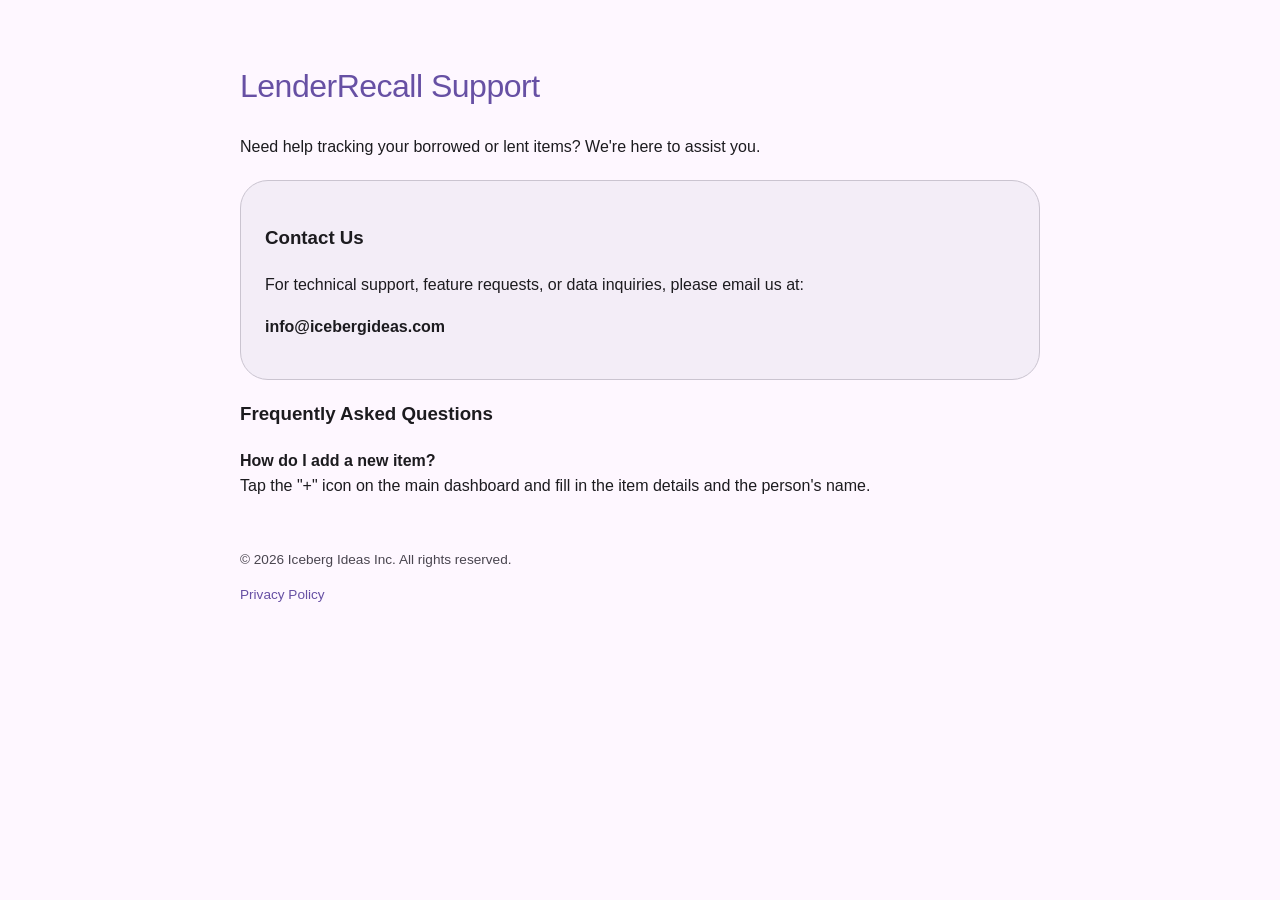
<file: support/android.html>
<!DOCTYPE html>
<html lang="en">
<head>
    <meta charset="UTF-8">
    <meta name="viewport" content="width=device-width, initial-scale=1.0">
    <title>LenderRecall | Support</title>
<style>
    body {
        font-family: 'Roboto', 'Inter', -apple-system, sans-serif;
        line-height: 1.6;
        color: #1C1B1F; /* Material Dark Neutral */
        background-color: #FEF7FF; /* Material 3 Light Surface */
        max-width: 800px;
        margin: 0 auto;
        padding: 40px 20px;
    }
    h1 {
        color: #6750A4; /* Material 3 Primary Violet */
        font-weight: 500;
        letter-spacing: -0.5px;
    }
    .contact-box {
        background: #F3EDF7; /* Surface Container */
        padding: 24px;
        border-radius: 28px; /* Extra rounded for Android 2026 */
        margin-top: 20px;
        border: 1px solid #CAC4D0;
    }
    .footer { margin-top: 50px; font-size: 0.85em; color: #49454F; }
    a { color: #6750A4; font-weight: 500; text-decoration: none; }
    a:hover { text-decoration: underline; }
</style>
</head>
<body>

    <h1>LenderRecall Support</h1>
    <p>Need help tracking your borrowed or lent items? We're here to assist you.</p>

    <div class="contact-box">
        <h3>Contact Us</h3>
        <p>For technical support, feature requests, or data inquiries, please email us at:</p>
        <p><strong>info@icebergideas.com</strong></p>
    </div>

    <h3>Frequently Asked Questions</h3>
    <p><strong>How do I add a new item?</strong><br>
    Tap the "+" icon on the main dashboard and fill in the item details and the person's name.</p>

    <div class="footer">
        <p>&copy; 2026 Iceberg Ideas Inc. All rights reserved.</p>
        <p><a href="../policies/lender_recall_android.html">Privacy Policy</a></p>
    </div>
</body>
</html>
</file>
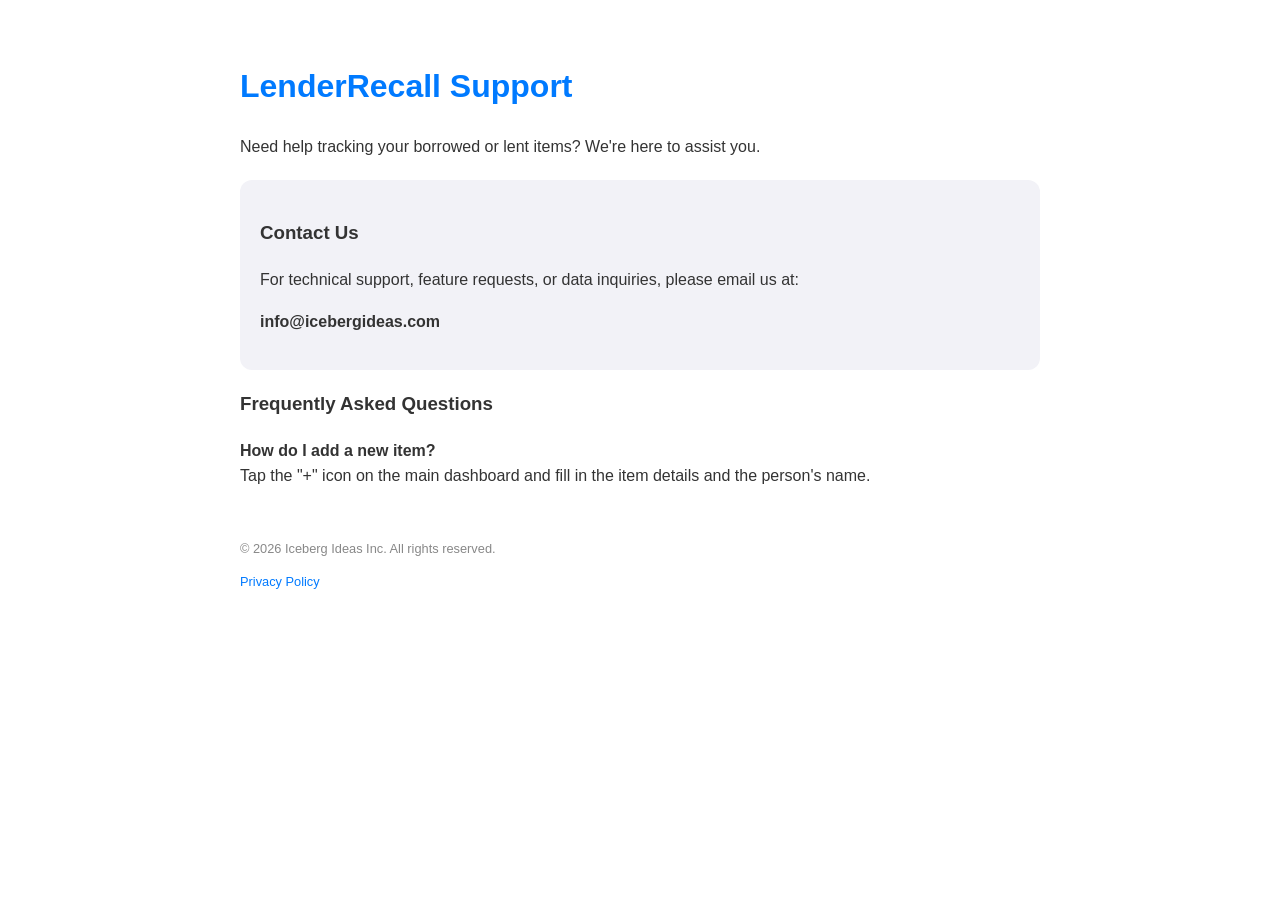
<file: support/ios.html>
<!DOCTYPE html>
<html lang="en">
<head>
    <meta charset="UTF-8">
    <meta name="viewport" content="width=device-width, initial-scale=1.0">
    <title>LenderRecall | Support</title>
    <style>
        body { font-family: -apple-system, BlinkMacSystemFont, "Segoe UI", Roboto, Helvetica, Arial, sans-serif; line-height: 1.6; color: #333; max-width: 800px; margin: 0 auto; padding: 40px 20px; }
        h1 { color: #007AFF; }
        .contact-box { background: #f2f2f7; padding: 20px; border-radius: 12px; margin-top: 20px; }
        .footer { margin-top: 50px; font-size: 0.8em; color: #888; }
        a { color: #007AFF; text-decoration: none; }
        a:hover { text-decoration: underline; }
    </style>
</head>
<body>

    <h1>LenderRecall Support</h1>
    <p>Need help tracking your borrowed or lent items? We're here to assist you.</p>

    <div class="contact-box">
        <h3>Contact Us</h3>
        <p>For technical support, feature requests, or data inquiries, please email us at:</p>
        <p><strong>info@icebergideas.com</strong></p>
    </div>

    <h3>Frequently Asked Questions</h3>
    <p><strong>How do I add a new item?</strong><br>
    Tap the "+" icon on the main dashboard and fill in the item details and the person's name.</p>

    <div class="footer">
        <p>&copy; 2026 Iceberg Ideas Inc. All rights reserved.</p>
        <p><a href="../policies/lender_recall_ios.html">Privacy Policy</a></p>
    </div>
</body>
</html>
</file>
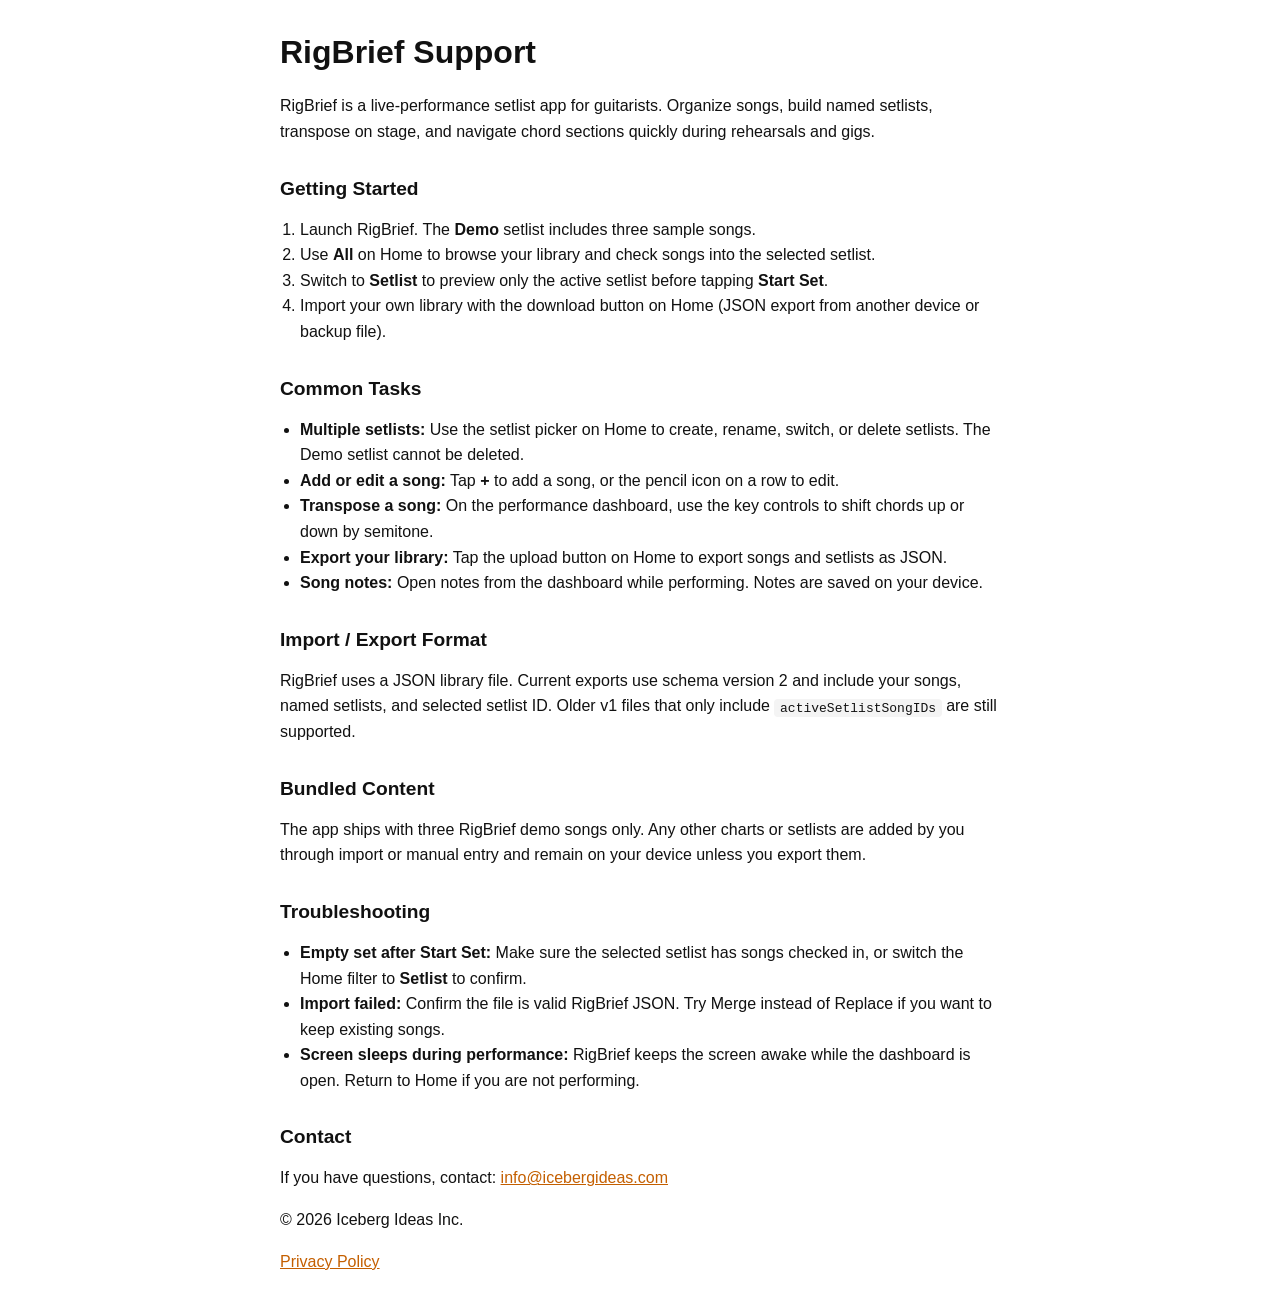
<file: support/rigbrief.html>
<!DOCTYPE html>
<html lang="en">
<head>
    <meta charset="utf-8">
    <meta name="viewport" content="width=device-width, initial-scale=1">
    <title>RigBrief Support</title>
    <style>
        body {
            font-family: -apple-system, BlinkMacSystemFont, "Segoe UI", sans-serif;
            line-height: 1.6;
            color: #111;
            max-width: 720px;
            margin: 2rem auto;
            padding: 0 1.25rem;
        }

        h1, h2 {
            line-height: 1.25;
        }

        h2 {
            margin-top: 2rem;
            font-size: 1.2rem;
        }

        a {
            color: #c45f00;
        }

        code {
            background: #f4f4f4;
            padding: 0.1rem 0.35rem;
            border-radius: 4px;
        }

        ol, ul {
            padding-left: 1.25rem;
        }
    </style>
</head>
<body>
<h1>RigBrief Support</h1>
<p>RigBrief is a live-performance setlist app for guitarists. Organize songs, build named setlists, transpose on stage,
    and navigate chord sections quickly during rehearsals and gigs.</p>

<h2>Getting Started</h2>
<ol>
    <li>Launch RigBrief. The <strong>Demo</strong> setlist includes three sample songs.</li>
    <li>Use <strong>All</strong> on Home to browse your library and check songs into the selected setlist.</li>
    <li>Switch to <strong>Setlist</strong> to preview only the active setlist before tapping <strong>Start Set</strong>.
    </li>
    <li>Import your own library with the download button on Home (JSON export from another device or backup file).</li>
</ol>

<h2>Common Tasks</h2>
<ul>
    <li><strong>Multiple setlists:</strong> Use the setlist picker on Home to create, rename, switch, or delete
        setlists. The Demo setlist cannot be deleted.
    </li>
    <li><strong>Add or edit a song:</strong> Tap <strong>+</strong> to add a song, or the pencil icon on a row to edit.
    </li>
    <li><strong>Transpose a song:</strong> On the performance dashboard, use the key controls to shift chords up or down
        by semitone.
    </li>
    <li><strong>Export your library:</strong> Tap the upload button on Home to export songs and setlists as JSON.</li>
    <li><strong>Song notes:</strong> Open notes from the dashboard while performing. Notes are saved on your device.
    </li>
</ul>

<h2>Import / Export Format</h2>
<p>RigBrief uses a JSON library file. Current exports use schema version 2 and include your songs, named setlists, and
    selected setlist ID. Older v1 files that only include <code>activeSetlistSongIDs</code> are still supported.</p>

<h2>Bundled Content</h2>
<p>The app ships with three RigBrief demo songs only. Any other charts or setlists are added by you through import or
    manual entry and remain on your device unless you export them.</p>

<h2>Troubleshooting</h2>
<ul>
    <li><strong>Empty set after Start Set:</strong> Make sure the selected setlist has songs checked in, or switch the
        Home filter to <strong>Setlist</strong> to confirm.
    </li>
    <li><strong>Import failed:</strong> Confirm the file is valid RigBrief JSON. Try Merge instead of Replace if you
        want to keep existing songs.
    </li>
    <li><strong>Screen sleeps during performance:</strong> RigBrief keeps the screen awake while the dashboard is open.
        Return to Home if you are not performing.
    </li>
</ul>

<h2>Contact</h2>
<p>If you have questions, contact: <a href="mailto:info@icebergideas.com">info@icebergideas.com</a></p>
<p>© 2026 Iceberg Ideas Inc.</p>
<p><a href="../policies/rigbrief_ios.html">Privacy Policy</a></p>
</body>
</html>
</file>
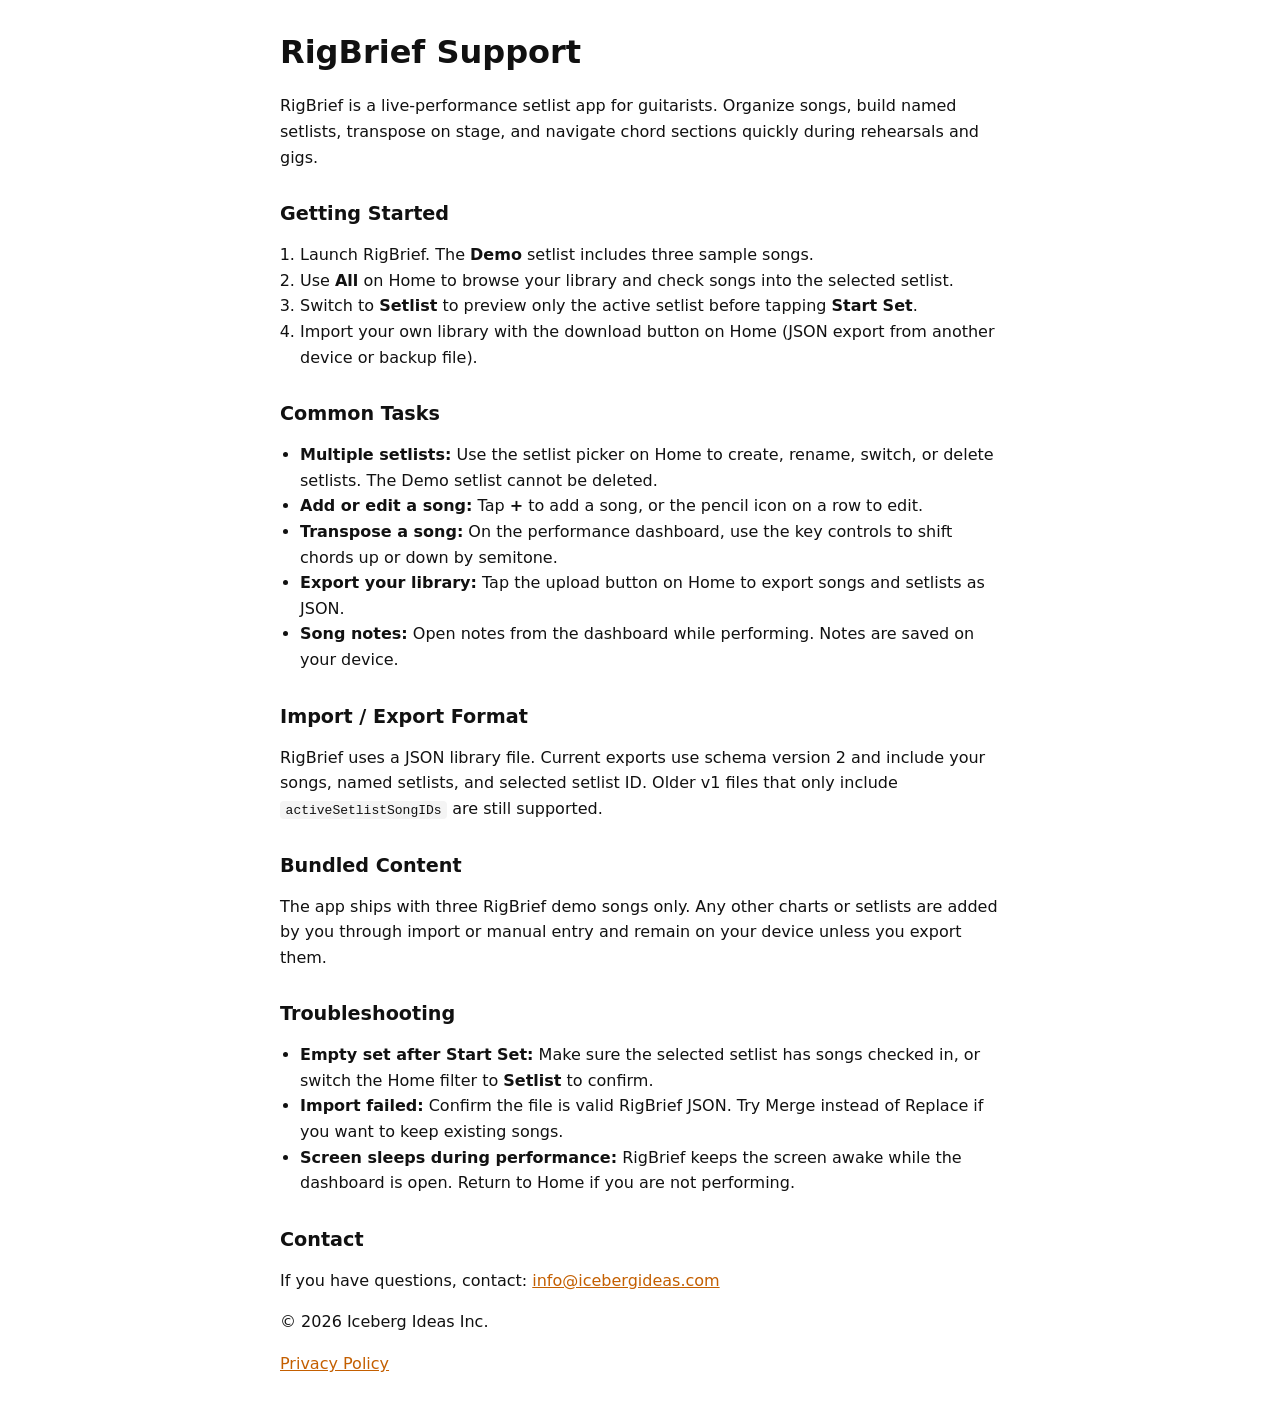
<file: support/rigbrief_android.html>
<!DOCTYPE html>
<html lang="en">
<head>
    <meta charset="utf-8">
    <meta name="viewport" content="width=device-width, initial-scale=1">
    <title>RigBrief Support</title>
    <style>
        body {
            font-family: Roboto, "Noto Sans", system-ui, -apple-system, "Segoe UI", sans-serif;
            line-height: 1.6;
            color: #111;
            max-width: 720px;
            margin: 2rem auto;
            padding: 0 1.25rem;
        }

        h1, h2 {
            line-height: 1.25;
        }

        h2 {
            margin-top: 2rem;
            font-size: 1.2rem;
        }

        a {
            color: #c45f00;
        }

        code {
            background: #f4f4f4;
            padding: 0.1rem 0.35rem;
            border-radius: 4px;
        }

        ol, ul {
            padding-left: 1.25rem;
        }
    </style>
</head>
<body>
<h1>RigBrief Support</h1>
<p>RigBrief is a live-performance setlist app for guitarists. Organize songs, build named setlists, transpose on stage,
    and navigate chord sections quickly during rehearsals and gigs.</p>

<h2>Getting Started</h2>
<ol>
    <li>Launch RigBrief. The <strong>Demo</strong> setlist includes three sample songs.</li>
    <li>Use <strong>All</strong> on Home to browse your library and check songs into the selected setlist.</li>
    <li>Switch to <strong>Setlist</strong> to preview only the active setlist before tapping <strong>Start Set</strong>.
    </li>
    <li>Import your own library with the download button on Home (JSON export from another device or backup file).</li>
</ol>

<h2>Common Tasks</h2>
<ul>
    <li><strong>Multiple setlists:</strong> Use the setlist picker on Home to create, rename, switch, or delete
        setlists. The Demo setlist cannot be deleted.
    </li>
    <li><strong>Add or edit a song:</strong> Tap <strong>+</strong> to add a song, or the pencil icon on a row to edit.
    </li>
    <li><strong>Transpose a song:</strong> On the performance dashboard, use the key controls to shift chords up or down
        by semitone.
    </li>
    <li><strong>Export your library:</strong> Tap the upload button on Home to export songs and setlists as JSON.</li>
    <li><strong>Song notes:</strong> Open notes from the dashboard while performing. Notes are saved on your device.
    </li>
</ul>

<h2>Import / Export Format</h2>
<p>RigBrief uses a JSON library file. Current exports use schema version 2 and include your songs, named setlists, and
    selected setlist ID. Older v1 files that only include <code>activeSetlistSongIDs</code> are still supported.</p>

<h2>Bundled Content</h2>
<p>The app ships with three RigBrief demo songs only. Any other charts or setlists are added by you through import or
    manual entry and remain on your device unless you export them.</p>

<h2>Troubleshooting</h2>
<ul>
    <li><strong>Empty set after Start Set:</strong> Make sure the selected setlist has songs checked in, or switch the
        Home filter to <strong>Setlist</strong> to confirm.
    </li>
    <li><strong>Import failed:</strong> Confirm the file is valid RigBrief JSON. Try Merge instead of Replace if you
        want to keep existing songs.
    </li>
    <li><strong>Screen sleeps during performance:</strong> RigBrief keeps the screen awake while the dashboard is open.
        Return to Home if you are not performing.
    </li>
</ul>

<h2>Contact</h2>
<p>If you have questions, contact: <a href="mailto:info@icebergideas.com">info@icebergideas.com</a></p>
<p>© 2026 Iceberg Ideas Inc.</p>
<p><a href="../policies/rigbrief_android.html">Privacy Policy</a></p>
</body>
</html>
</file>
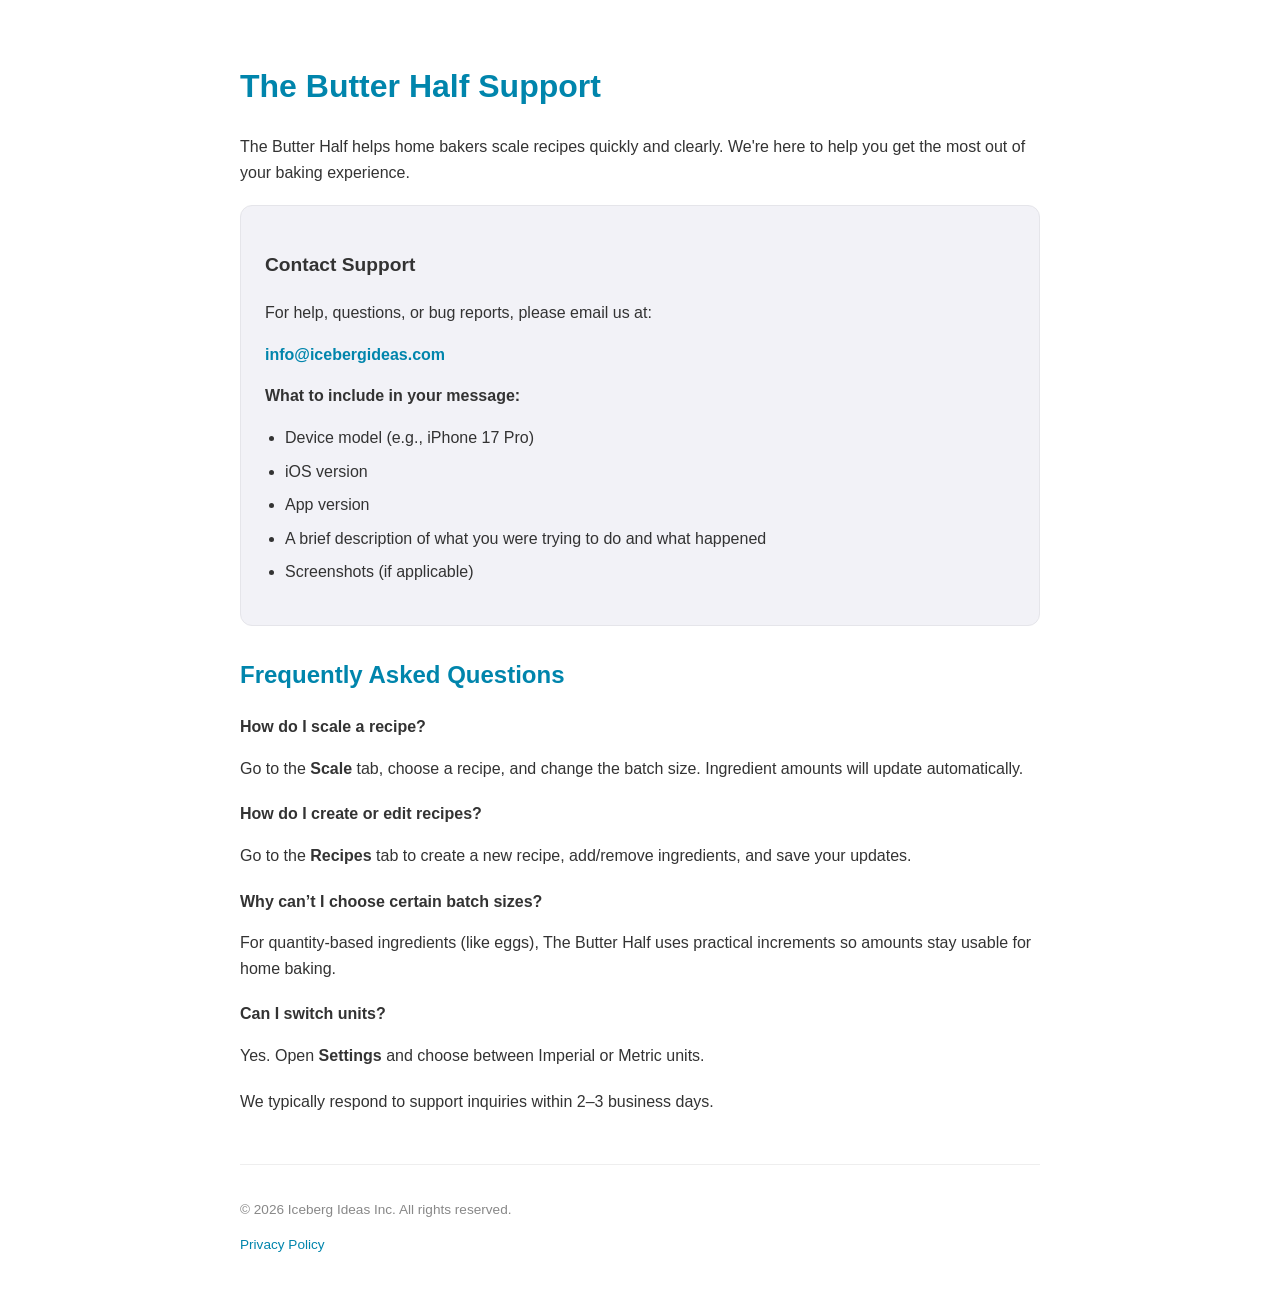
<file: support/the_butter_half_ios.html>
<!DOCTYPE html>
<html lang="en">
<head>
    <meta charset="UTF-8">
    <meta name="viewport" content="width=device-width, initial-scale=1.0">
    <title>The Butter Half | Support</title>
    <style>
        body { font-family: -apple-system, BlinkMacSystemFont, "Segoe UI", Roboto, Helvetica, Arial, sans-serif; line-height: 1.6; color: #333; max-width: 800px; margin: 0 auto; padding: 40px 20px; }
        h1 { color: #0085ac; }
        h2 { color: #0085ac; margin-top: 30px; font-size: 1.5rem; }
        h3 { margin-top: 20px; font-size: 1.2rem; }
        .contact-box { background: #f2f2f7; padding: 24px; border-radius: 12px; margin-top: 20px; border: 1px solid #e5e5ea; }
        .footer { margin-top: 50px; font-size: 0.85em; color: #888; border-top: 1px solid #eee; padding-top: 20px; }
        a { color: #0085ac; text-decoration: none; }
        a:hover { text-decoration: underline; }
        ul { padding-left: 20px; }
        li { margin-bottom: 8px; }
        .faq-item { margin-bottom: 20px; }
        .faq-question { font-weight: 600; display: block; margin-bottom: 4px; }
    </style>
</head>
<body>

    <h1>The Butter Half Support</h1>
    <p>The Butter Half helps home bakers scale recipes quickly and clearly. We're here to help you get the most out of your baking experience.</p>

    <div class="contact-box">
        <h3>Contact Support</h3>
        <p>For help, questions, or bug reports, please email us at:</p>
        <p><strong><a href="mailto:info@icebergideas.com">info@icebergideas.com</a></strong></p>
        
        <p><strong>What to include in your message:</strong></p>
        <ul>
            <li>Device model (e.g., iPhone 17 Pro)</li>
            <li>iOS version</li>
            <li>App version</li>
            <li>A brief description of what you were trying to do and what happened</li>
            <li>Screenshots (if applicable)</li>
        </ul>
    </div>

    <h2>Frequently Asked Questions</h2>
    
    <div class="faq-item">
        <span class="faq-question">How do I scale a recipe?</span>
        <p>Go to the <strong>Scale</strong> tab, choose a recipe, and change the batch size. Ingredient amounts will update automatically.</p>
    </div>

    <div class="faq-item">
        <span class="faq-question">How do I create or edit recipes?</span>
        <p>Go to the <strong>Recipes</strong> tab to create a new recipe, add/remove ingredients, and save your updates.</p>
    </div>

    <div class="faq-item">
        <span class="faq-question">Why can’t I choose certain batch sizes?</span>
        <p>For quantity-based ingredients (like eggs), The Butter Half uses practical increments so amounts stay usable for home baking.</p>
    </div>

    <div class="faq-item">
        <span class="faq-question">Can I switch units?</span>
        <p>Yes. Open <strong>Settings</strong> and choose between Imperial or Metric units.</p>
    </div>

    <p>We typically respond to support inquiries within 2–3 business days.</p>

    <div class="footer">
        <p>&copy; 2026 Iceberg Ideas Inc. All rights reserved.</p>
        <p><a href="../policies/the_butter_half_ios.html">Privacy Policy</a></p>
    </div>
</body>
</html>
</file>
